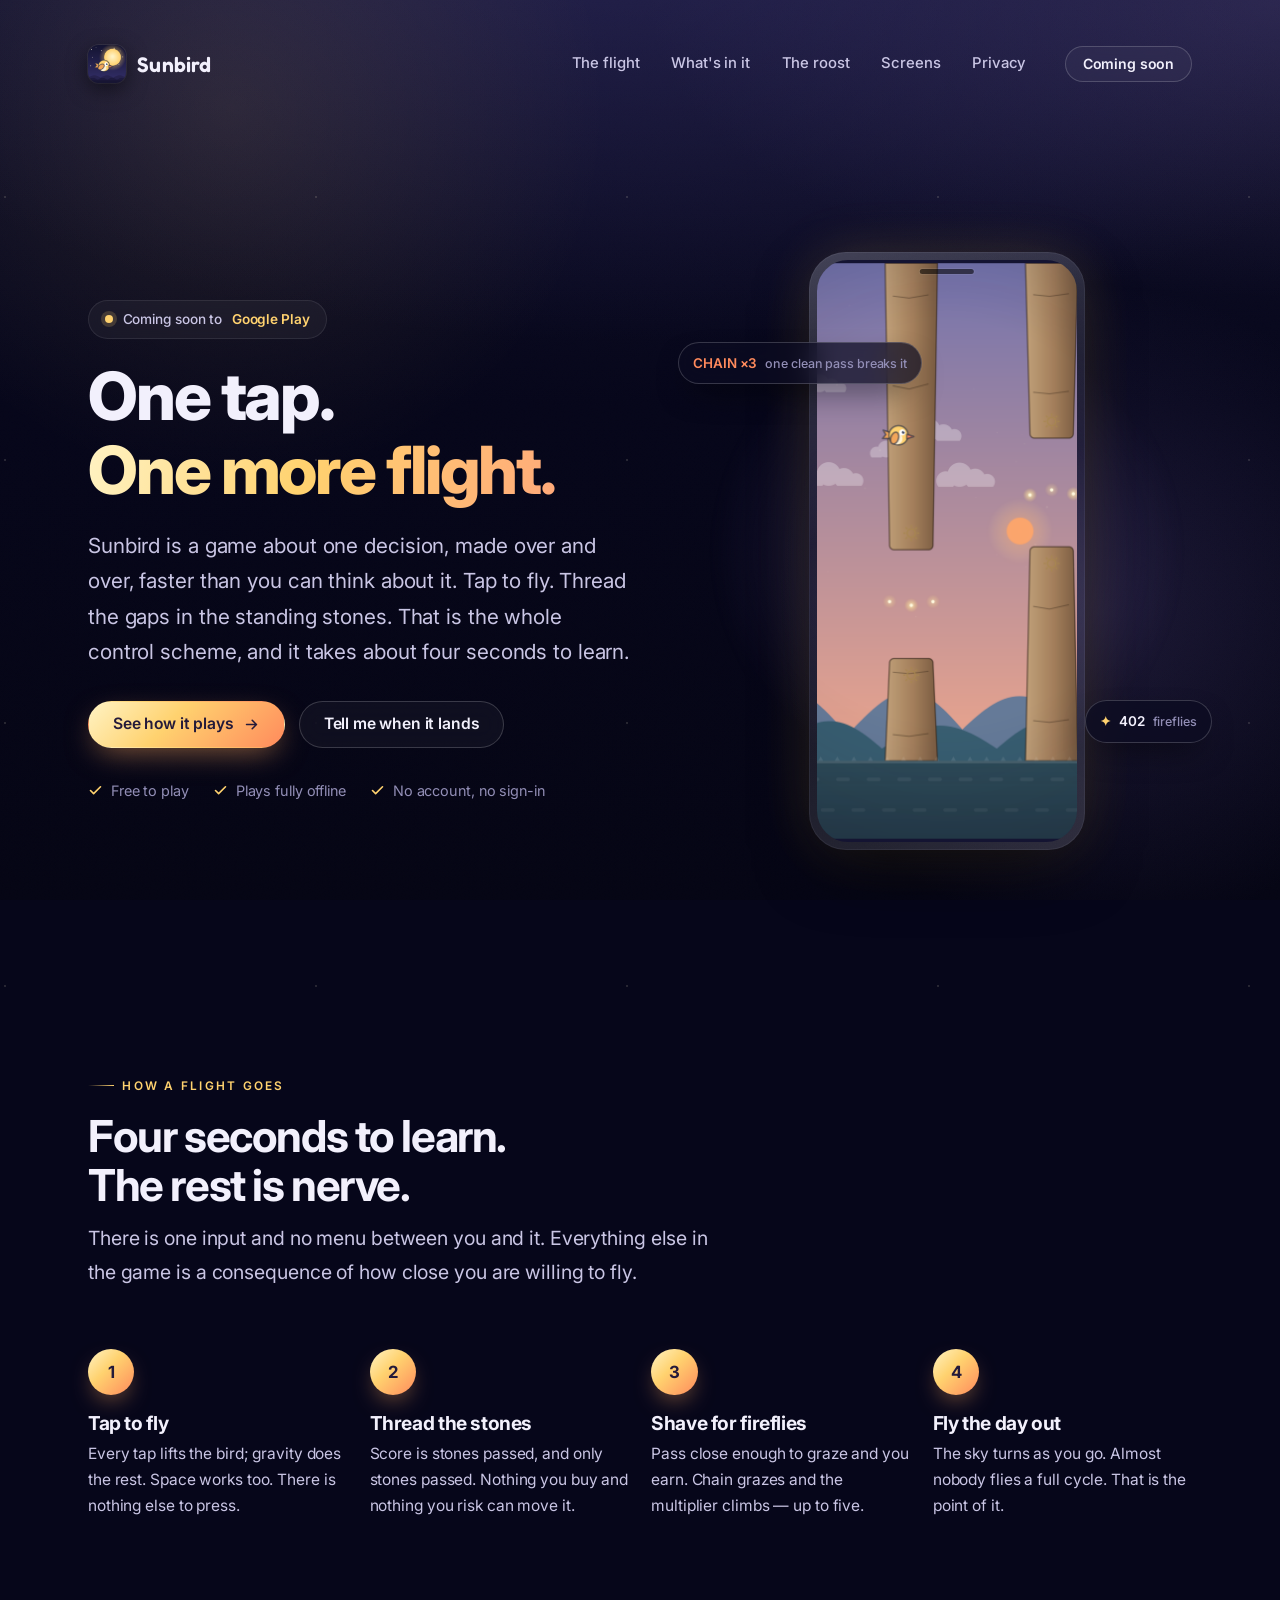
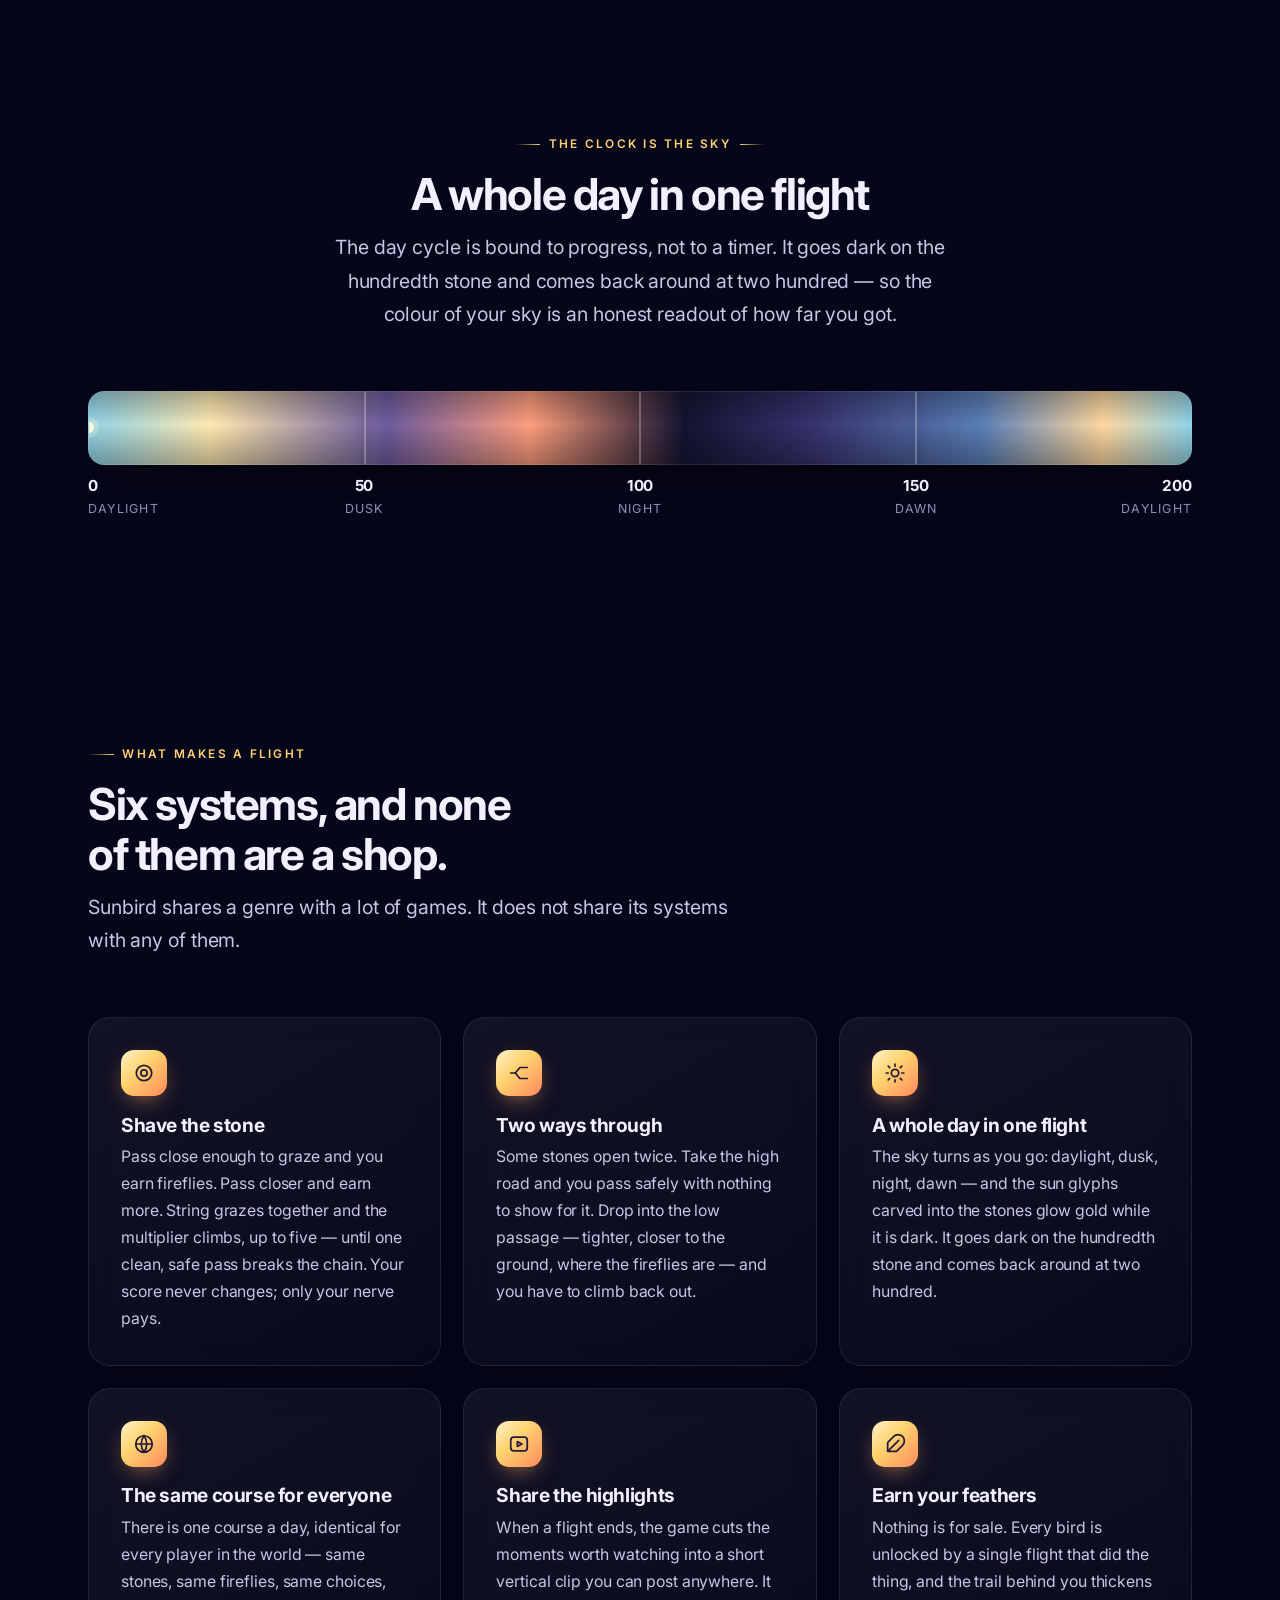
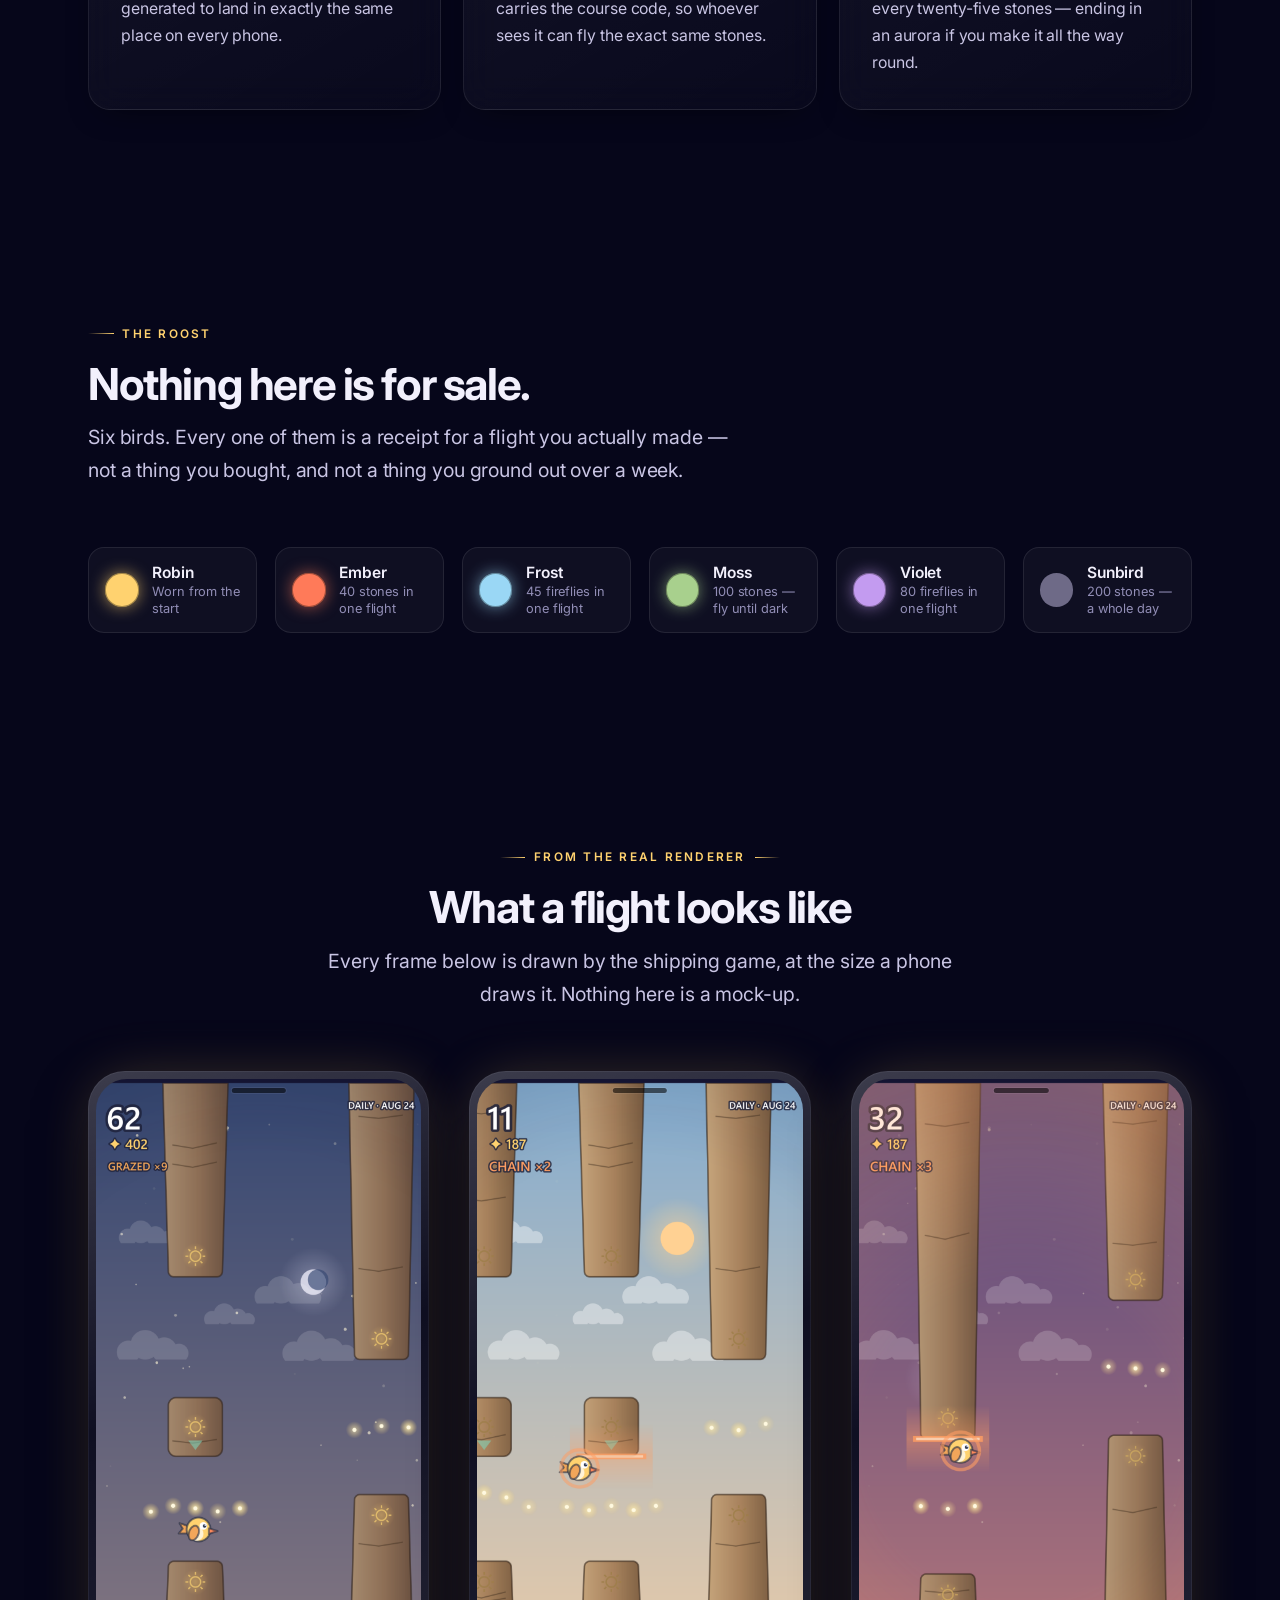
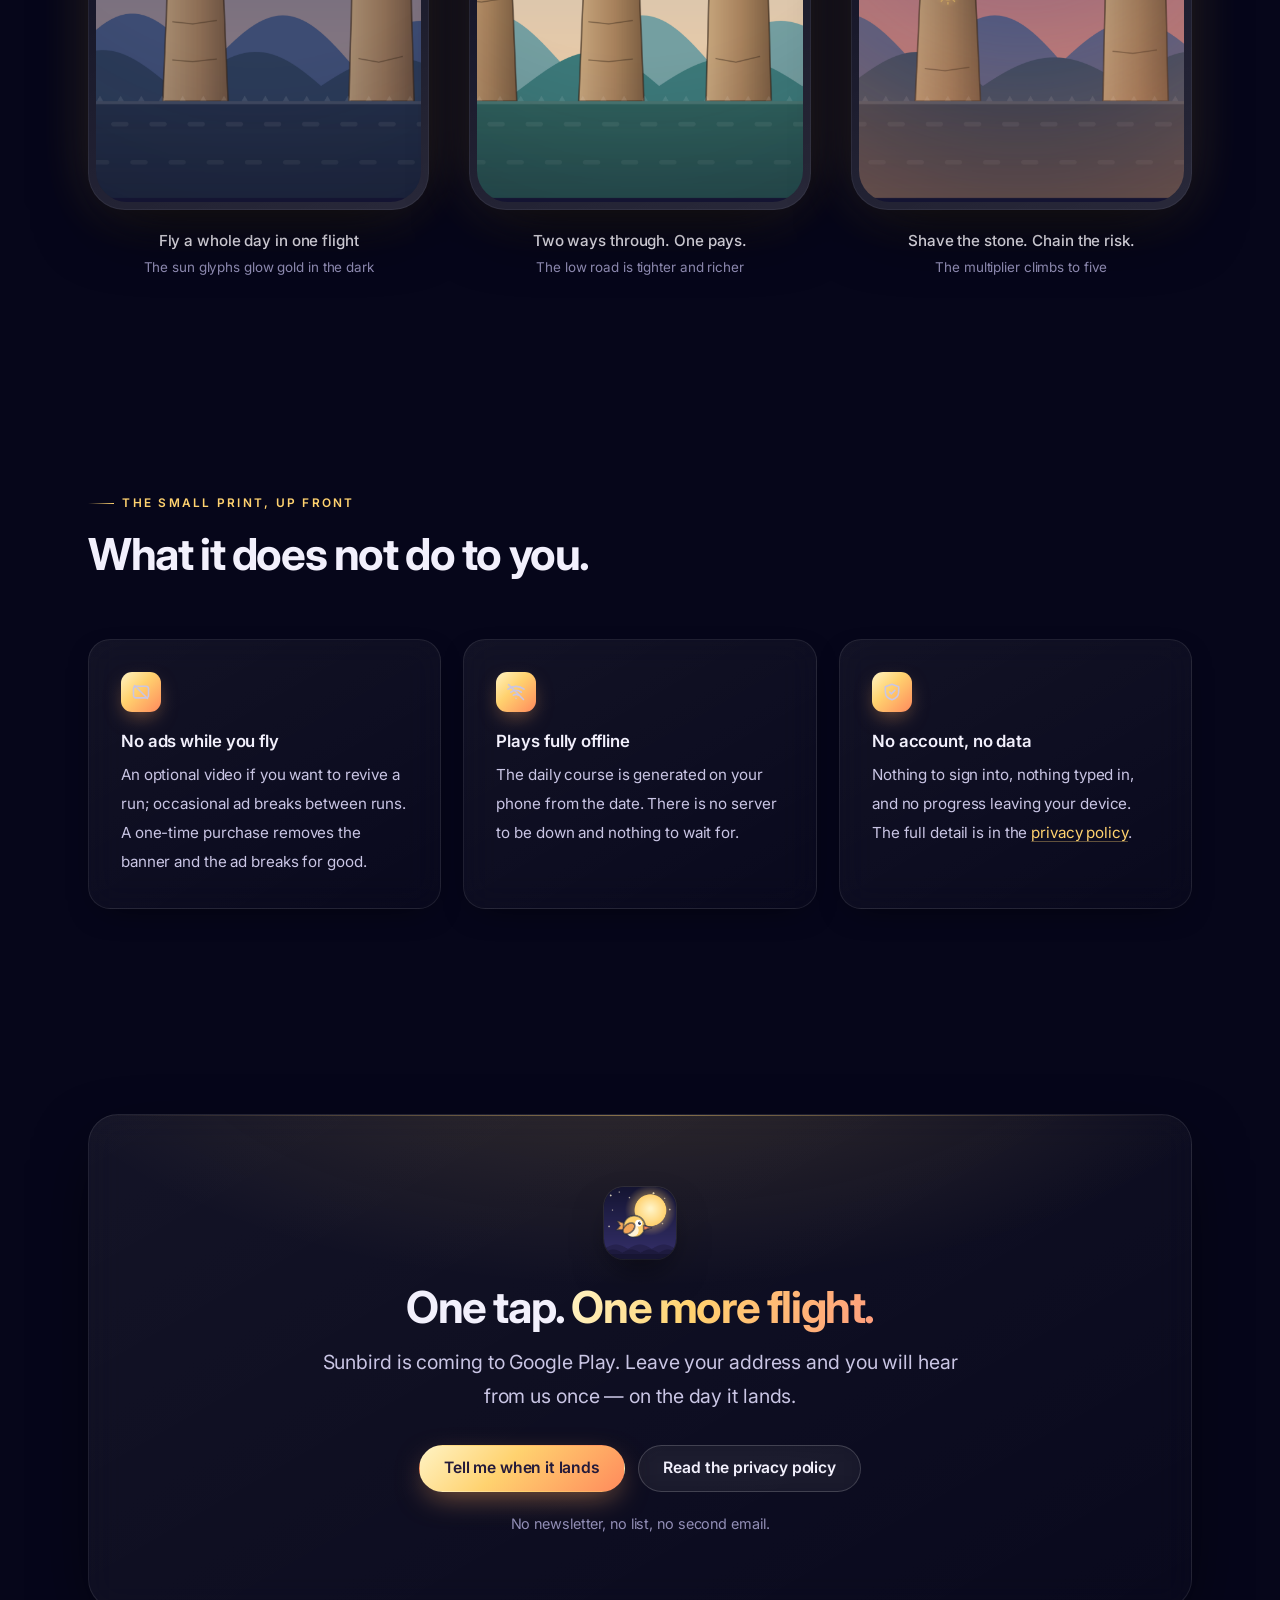
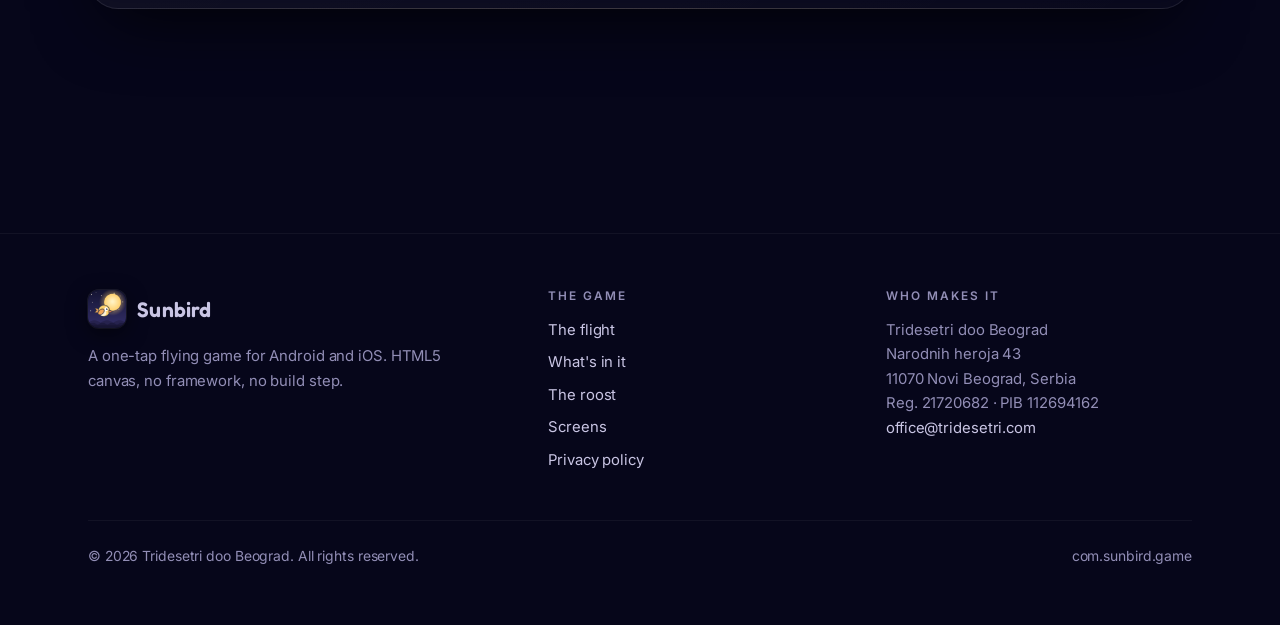
<file: index.html>
<!doctype html>
<html lang="en" class="no-js">
<head>
<meta charset="utf-8">
<meta name="viewport" content="width=device-width, initial-scale=1">

<title>Sunbird — one tap. One more flight.</title>
<meta name="description" content="Sunbird is a one-tap flying game. Shave the stones, choose your route, and fly a whole day in a single flight. One shared course a day for every player in the world.">
<meta name="theme-color" content="#06061A">
<meta name="color-scheme" content="dark">
<meta name="author" content="Tridesetri doo Beograd">
<link rel="canonical" href="https://sunbird.tridesetri.com/">

<link rel="icon" href="img/icon.svg" type="image/svg+xml">
<link rel="icon" href="img/icon-512.png" type="image/png" sizes="512x512">
<link rel="apple-touch-icon" href="img/icon-512.png">

<meta property="og:title" content="Sunbird — one tap. One more flight.">
<meta property="og:description" content="Shave the stones, choose your route, fly a whole day. One course a day, identical for everyone.">
<meta property="og:image" content="https://sunbird.tridesetri.com/img/og.png">
<meta property="og:image:width" content="1200">
<meta property="og:image:height" content="630">
<meta property="og:image:alt" content="Sunbird — a bird flying past carved standing stones at night.">
<meta property="og:url" content="https://sunbird.tridesetri.com/">
<meta property="og:type" content="website">
<meta property="og:site_name" content="Sunbird">
<meta name="twitter:card" content="summary_large_image">
<meta name="twitter:title" content="Sunbird — one tap. One more flight.">
<meta name="twitter:description" content="Shave the stones, choose your route, fly a whole day. One course a day, identical for everyone.">
<meta name="twitter:image" content="https://sunbird.tridesetri.com/img/og.png">

<link rel="preconnect" href="https://fonts.googleapis.com">
<link rel="preconnect" href="https://fonts.gstatic.com" crossorigin>
<link rel="stylesheet" href="https://fonts.googleapis.com/css2?family=Fredoka:wght@600&family=Inter:wght@400;500;600;700;800&display=swap">
<link rel="stylesheet" href="style.css?v=2">

<script>document.documentElement.classList.remove('no-js');</script>

<script type="application/ld+json">
{
  "@context": "https://schema.org",
  "@type": "VideoGame",
  "name": "Sunbird",
  "url": "https://sunbird.tridesetri.com/",
  "description": "A one-tap flying game. Shave the standing stones for fireflies, choose the high road or the low one, and try to fly a whole day in a single flight. One course a day, identical for every player in the world.",
  "image": "https://sunbird.tridesetri.com/img/og.png",
  "applicationCategory": "GameApplication",
  "genre": ["Arcade", "Casual"],
  "operatingSystem": "Android, iOS",
  "gamePlatform": "Mobile",
  "playMode": "SinglePlayer",
  "inLanguage": "en",
  "publisher": {
    "@type": "Organization",
    "name": "Tridesetri doo Beograd",
    "email": "office@tridesetri.com",
    "address": {
      "@type": "PostalAddress",
      "streetAddress": "Narodnih heroja 43",
      "addressLocality": "Novi Beograd",
      "postalCode": "11070",
      "addressCountry": "RS"
    }
  },
  "offers": {
    "@type": "Offer",
    "price": "0",
    "priceCurrency": "USD",
    "availability": "https://schema.org/PreOrder"
  }
}
</script>
</head>

<body>
<div class="sky" aria-hidden="true"></div>
<div class="grain" aria-hidden="true"></div>

<a class="skip" href="#main">Skip to content</a>

<header class="nav">
  <div class="shell nav-row">
    <a class="brand" href="/">
      <img src="img/icon-512.png" alt="" width="38" height="38">
      <b>Sunbird</b>
    </a>

    <nav aria-label="Primary">
      <ul class="nav-links" id="nav-links">
        <li><a href="#flight">The flight</a></li>
        <li><a href="#features">What's in it</a></li>
        <li><a href="#roost">The roost</a></li>
        <li><a href="#shots">Screens</a></li>
        <li><a href="privacy/">Privacy</a></li>
      </ul>
    </nav>

    <a class="btn btn--glass btn--sm nav-cta" href="#call">Coming soon</a>

    <button class="burger" type="button" aria-expanded="false" aria-controls="nav-links" aria-label="Menu">
      <svg class="bars" width="20" height="20" viewBox="0 0 24 24" fill="none" stroke="currentColor" stroke-width="2" stroke-linecap="round" aria-hidden="true"><path d="M4 7h16M4 12h16M4 17h16"/></svg>
      <svg class="x" width="20" height="20" viewBox="0 0 24 24" fill="none" stroke="currentColor" stroke-width="2" stroke-linecap="round" aria-hidden="true"><path d="M6 6l12 12M18 6L6 18"/></svg>
    </button>
  </div>
</header>

<main id="main">

  <!-- ================= hero ================= -->
  <section class="hero">
    <div class="shell hero-grid">
      <div>
        <span class="pill"><span class="dot" aria-hidden="true"></span> Coming soon to <b>Google&nbsp;Play</b></span>

        <h1>
          <span class="line">One tap.</span>
          <span class="line gradient">One more flight.</span>
        </h1>

        <p class="hero-lede">
          Sunbird is a game about one decision, made over and over, faster
          than you can think about it. Tap to fly. Thread the gaps in the
          standing stones. That is the whole control scheme, and it takes
          about four seconds to learn.
        </p>

        <div class="hero-actions">
          <a class="btn btn--sun" href="#flight">
            See how it plays
            <svg width="17" height="17" viewBox="0 0 24 24" fill="none" stroke="currentColor" stroke-width="2.2" stroke-linecap="round" stroke-linejoin="round" aria-hidden="true"><path d="M5 12h13M13 6l6 6-6 6"/></svg>
          </a>
          <a class="btn btn--glass" href="mailto:office@tridesetri.com?subject=Sunbird%20%E2%80%94%20tell%20me%20when%20it%20lands">
            Tell me when it lands
          </a>
        </div>

        <ul class="hero-facts">
          <li><svg width="15" height="15" viewBox="0 0 24 24" fill="none" stroke="currentColor" stroke-width="2.6" stroke-linecap="round" stroke-linejoin="round" aria-hidden="true"><path d="M20 6 9 17l-5-5"/></svg> Free to play</li>
          <li><svg width="15" height="15" viewBox="0 0 24 24" fill="none" stroke="currentColor" stroke-width="2.6" stroke-linecap="round" stroke-linejoin="round" aria-hidden="true"><path d="M20 6 9 17l-5-5"/></svg> Plays fully offline</li>
          <li><svg width="15" height="15" viewBox="0 0 24 24" fill="none" stroke="currentColor" stroke-width="2.6" stroke-linecap="round" stroke-linejoin="round" aria-hidden="true"><path d="M20 6 9 17l-5-5"/></svg> No account, no sign-in</li>
        </ul>
      </div>

      <div class="stage">
        <span class="chip chip--a"><span class="ember">CHAIN&nbsp;&times;3</span> <small>one clean pass breaks it</small></span>
        <div class="phone phone--float">
          <img src="img/4-title.png" width="1080" height="2340"
               alt="Sunbird at dusk: the bird slips past a hanging stone as the sun drops behind the hills."
               fetchpriority="high" decoding="async">
        </div>
        <span class="chip chip--b"><span class="spark">&#10022;</span> 402 <small>fireflies</small></span>
      </div>
    </div>
  </section>

  <!-- ================= how a flight goes ================= -->
  <section class="section" id="flight">
    <div class="shell">
      <div class="head">
        <p class="eyebrow">How a flight goes</p>
        <h2>Four seconds to learn. The rest is nerve.</h2>
        <p class="lede">
          There is one input and no menu between you and it. Everything
          else in the game is a consequence of how close you are willing
          to fly.
        </p>
      </div>

      <div class="steps">
        <div class="step reveal">
          <div class="step-n">1</div>
          <h3>Tap to fly</h3>
          <p>Every tap lifts the bird; gravity does the rest. Space works too. There is nothing else to press.</p>
        </div>
        <div class="step reveal" style="--delay:90ms">
          <div class="step-n">2</div>
          <h3>Thread the stones</h3>
          <p>Score is stones passed, and only stones passed. Nothing you buy and nothing you risk can move it.</p>
        </div>
        <div class="step reveal" style="--delay:180ms">
          <div class="step-n">3</div>
          <h3>Shave for fireflies</h3>
          <p>Pass close enough to graze and you earn. Chain grazes and the multiplier climbs — up to five.</p>
        </div>
        <div class="step reveal" style="--delay:270ms">
          <div class="step-n">4</div>
          <h3>Fly the day out</h3>
          <p>The sky turns as you go. Almost nobody flies a full cycle. That is the point of it.</p>
        </div>
      </div>
    </div>
  </section>

  <!-- ================= the day bar ================= -->
  <section class="section section--tight">
    <div class="shell">
      <div class="head head--center">
        <p class="eyebrow">The clock is the sky</p>
        <h2>A whole day in one flight</h2>
        <p class="lede">
          The day cycle is bound to progress, not to a timer. It goes dark
          on the hundredth stone and comes back around at two hundred — so
          the colour of your sky is an honest readout of how far you got.
        </p>
      </div>

      <div class="daybar reveal">
        <div class="daybar-track" role="img"
             aria-label="The sky cycle across two hundred stones: daylight at the start, dusk near fifty, night from one hundred, dawn near one hundred and fifty, and daylight again at two hundred.">
          <i style="--at:25%"></i>
          <i style="--at:50%"></i>
          <i style="--at:75%"></i>
          <span class="daybar-runner" aria-hidden="true"><span class="daybar-bird"></span></span>
        </div>
        <ol class="daybar-marks" aria-hidden="true">
          <li style="--at:0%"><b>0</b><span>Daylight</span></li>
          <li style="--at:25%"><b>50</b><span>Dusk</span></li>
          <li style="--at:50%"><b>100</b><span>Night</span></li>
          <li style="--at:75%"><b>150</b><span>Dawn</span></li>
          <li style="--at:100%"><b>200</b><span>Daylight</span></li>
        </ol>
      </div>
    </div>
  </section>

  <!-- ================= features ================= -->
  <section class="section" id="features">
    <div class="shell">
      <div class="head">
        <p class="eyebrow">What makes a flight</p>
        <h2>Six systems, and none of them are a shop.</h2>
        <p class="lede">
          Sunbird shares a genre with a lot of games. It does not share
          its systems with any of them.
        </p>
      </div>

      <div class="grid">
        <article class="card reveal">
          <span class="icon" aria-hidden="true">
            <svg width="22" height="22" viewBox="0 0 24 24" fill="none" stroke="currentColor" stroke-width="1.9" stroke-linecap="round"><circle cx="12" cy="12" r="8.4"/><circle cx="12" cy="12" r="3.4"/></svg>
          </span>
          <h3>Shave the stone</h3>
          <p>Pass close enough to graze and you earn fireflies. Pass closer and earn more. String grazes together and the multiplier climbs, up to five — until one clean, safe pass breaks the chain. Your score never changes; only your nerve pays.</p>
        </article>

        <article class="card reveal" style="--delay:80ms">
          <span class="icon" aria-hidden="true">
            <svg width="22" height="22" viewBox="0 0 24 24" fill="none" stroke="currentColor" stroke-width="1.9" stroke-linecap="round" stroke-linejoin="round"><path d="M3 12h5"/><path d="M8 12l5-6h8"/><path d="M8 12l5 6h8"/></svg>
          </span>
          <h3>Two ways through</h3>
          <p>Some stones open twice. Take the high road and you pass safely with nothing to show for it. Drop into the low passage — tighter, closer to the ground, where the fireflies are — and you have to climb back out.</p>
        </article>

        <article class="card reveal" style="--delay:160ms">
          <span class="icon" aria-hidden="true">
            <svg width="22" height="22" viewBox="0 0 24 24" fill="none" stroke="currentColor" stroke-width="1.9" stroke-linecap="round"><circle cx="12" cy="12" r="4"/><path d="M12 2.4v2.2M12 19.4v2.2M4.6 4.6l1.6 1.6M17.8 17.8l1.6 1.6M2.4 12h2.2M19.4 12h2.2M4.6 19.4l1.6-1.6M17.8 6.2l1.6-1.6"/></svg>
          </span>
          <h3>A whole day in one flight</h3>
          <p>The sky turns as you go: daylight, dusk, night, dawn — and the sun glyphs carved into the stones glow gold while it is dark. It goes dark on the hundredth stone and comes back around at two hundred.</p>
        </article>

        <article class="card reveal">
          <span class="icon" aria-hidden="true">
            <svg width="22" height="22" viewBox="0 0 24 24" fill="none" stroke="currentColor" stroke-width="1.9" stroke-linecap="round"><circle cx="12" cy="12" r="9"/><path d="M3 12h18"/><path d="M12 3a15 15 0 0 1 0 18 15 15 0 0 1 0-18Z"/></svg>
          </span>
          <h3>The same course for everyone</h3>
          <p>There is one course a day, identical for every player in the world — same stones, same fireflies, same choices, generated to land in exactly the same place on every phone.</p>
        </article>

        <article class="card reveal" style="--delay:80ms">
          <span class="icon" aria-hidden="true">
            <svg width="22" height="22" viewBox="0 0 24 24" fill="none" stroke="currentColor" stroke-width="1.9" stroke-linecap="round" stroke-linejoin="round"><rect x="3" y="4.5" width="18" height="15" rx="3.4"/><path d="M10.2 9.4l5 2.6-5 2.6z"/></svg>
          </span>
          <h3>Share the highlights</h3>
          <p>When a flight ends, the game cuts the moments worth watching into a short vertical clip you can post anywhere. It carries the course code, so whoever sees it can fly the exact same stones.</p>
        </article>

        <article class="card reveal" style="--delay:160ms">
          <span class="icon" aria-hidden="true">
            <svg width="22" height="22" viewBox="0 0 24 24" fill="none" stroke="currentColor" stroke-width="1.9" stroke-linecap="round" stroke-linejoin="round"><path d="M20.2 3.8a6.8 6.8 0 0 0-9.6 0L4 10.4V20h9.6l6.6-6.6a6.8 6.8 0 0 0 0-9.6Z"/><path d="M16 8 4.6 19.4"/></svg>
          </span>
          <h3>Earn your feathers</h3>
          <p>Nothing is for sale. Every bird is unlocked by a single flight that did the thing, and the trail behind you thickens every twenty-five stones — ending in an aurora if you make it all the way round.</p>
        </article>
      </div>
    </div>
  </section>

  <!-- ================= the roost ================= -->
  <section class="section section--tight" id="roost">
    <div class="shell">
      <div class="head">
        <p class="eyebrow">The roost</p>
        <h2>Nothing here is for sale.</h2>
        <p class="lede">
          Six birds. Every one of them is a receipt for a flight you
          actually made — not a thing you bought, and not a thing you
          ground out over a week.
        </p>
      </div>

      <ul class="roost reveal">
        <li class="bird" style="--body:#FFD26F">
          <span class="egg" aria-hidden="true"></span>
          <span><b>Robin</b><span>Worn from the start</span></span>
        </li>
        <li class="bird" style="--body:#FF7A59">
          <span class="egg" aria-hidden="true"></span>
          <span><b>Ember</b><span>40 stones in one flight</span></span>
        </li>
        <li class="bird" style="--body:#9AD7F5">
          <span class="egg" aria-hidden="true"></span>
          <span><b>Frost</b><span>45 fireflies in one flight</span></span>
        </li>
        <li class="bird" style="--body:#A8D08D">
          <span class="egg" aria-hidden="true"></span>
          <span><b>Moss</b><span>100 stones — fly until dark</span></span>
        </li>
        <li class="bird" style="--body:#C39BF0">
          <span class="egg" aria-hidden="true"></span>
          <span><b>Violet</b><span>80 fireflies in one flight</span></span>
        </li>
        <li class="bird bird--locked">
          <span class="egg" aria-hidden="true"></span>
          <span><b>Sunbird</b><span>200 stones — a whole day</span></span>
        </li>
      </ul>
    </div>
  </section>

  <!-- ================= screens ================= -->
  <section class="section" id="shots">
    <div class="shell">
      <div class="head head--center">
        <p class="eyebrow">From the real renderer</p>
        <h2>What a flight looks like</h2>
        <p class="lede">
          Every frame below is drawn by the shipping game, at the size a
          phone draws it. Nothing here is a mock-up.
        </p>
      </div>

      <div class="shots">
        <figure class="shot reveal">
          <div class="phone">
            <img src="img/1-night-canyon.png" width="1080" height="2340" loading="lazy" decoding="async"
                 alt="Night: sixty-two stones passed, four hundred and two fireflies, a nine-graze chain, and the carved sun glyphs glowing gold under a crescent moon.">
          </div>
          <figcaption>Fly a whole day in one flight<small>The sun glyphs glow gold in the dark</small></figcaption>
        </figure>

        <figure class="shot reveal" style="--delay:120ms">
          <div class="phone">
            <img src="img/2-fork-choice.png" width="1080" height="2340" loading="lazy" decoding="async"
                 alt="Daylight: a stone that opens twice, the low passage marked with an arrow and strung with fireflies.">
          </div>
          <figcaption>Two ways through. One pays.<small>The low road is tighter and richer</small></figcaption>
        </figure>

        <figure class="shot reveal" style="--delay:240ms">
          <div class="phone">
            <img src="img/3-graze-dusk.png" width="1080" height="2340" loading="lazy" decoding="async"
                 alt="Dusk: the bird grazes the tip of a hanging stone, the graze ring flaring and the chain reading three.">
          </div>
          <figcaption>Shave the stone. Chain the risk.<small>The multiplier climbs to five</small></figcaption>
        </figure>
      </div>
    </div>
  </section>

  <!-- ================= promises ================= -->
  <section class="section section--tight">
    <div class="shell">
      <div class="head">
        <p class="eyebrow">The small print, up front</p>
        <h2>What it does not do to you.</h2>
      </div>

      <ul class="promises">
        <li class="card promise reveal">
          <span class="icon" aria-hidden="true">
            <svg width="20" height="20" viewBox="0 0 24 24" fill="none" stroke="currentColor" stroke-width="1.9" stroke-linecap="round"><rect x="3" y="5" width="18" height="14" rx="3.2"/><path d="M4.2 4.2 19.8 19.8"/></svg>
          </span>
          <b>No ads while you fly</b>
          <span>An optional video if you want to revive a run; occasional ad breaks between runs. A one-time purchase removes the banner and the ad breaks for good.</span>
        </li>
        <li class="card promise reveal" style="--delay:90ms">
          <span class="icon" aria-hidden="true">
            <svg width="20" height="20" viewBox="0 0 24 24" fill="none" stroke="currentColor" stroke-width="1.9" stroke-linecap="round"><path d="M2.4 8.6a15.4 15.4 0 0 1 19.2 0"/><path d="M5.6 12.3a10.6 10.6 0 0 1 12.8 0"/><path d="M8.8 15.9a5.8 5.8 0 0 1 6.4 0"/><path d="M12 19.6h.01"/><path d="M3 3l18 18"/></svg>
          </span>
          <b>Plays fully offline</b>
          <span>The daily course is generated on your phone from the date. There is no server to be down and nothing to wait for.</span>
        </li>
        <li class="card promise reveal" style="--delay:180ms">
          <span class="icon" aria-hidden="true">
            <svg width="20" height="20" viewBox="0 0 24 24" fill="none" stroke="currentColor" stroke-width="1.9" stroke-linecap="round" stroke-linejoin="round"><path d="M12 2.8 20 5.8v6c0 5-3.6 8.4-8 9.4-4.4-1-8-4.4-8-9.4v-6Z"/><path d="m9 12 2.2 2.2L15.4 10"/></svg>
          </span>
          <b>No account, no data</b>
          <span>Nothing to sign into, nothing typed in, and no progress leaving your device. The full detail is in the <a href="privacy/">privacy policy</a>.</span>
        </li>
      </ul>
    </div>
  </section>

  <!-- ================= call ================= -->
  <section class="section" id="call">
    <div class="shell">
      <div class="call reveal">
        <img class="call-mark" src="img/icon-512.png" alt="" width="72" height="72" loading="lazy">
        <h2>One tap. <span class="gradient">One more flight.</span></h2>
        <p class="lede">
          Sunbird is coming to Google Play. Leave your address and you
          will hear from us once — on the day it lands.
        </p>
        <div class="hero-actions">
          <a class="btn btn--sun" href="mailto:office@tridesetri.com?subject=Sunbird%20%E2%80%94%20tell%20me%20when%20it%20lands">
            Tell me when it lands
          </a>
          <a class="btn btn--glass" href="privacy/">Read the privacy policy</a>
        </div>
        <p class="call-note">No newsletter, no list, no second email.</p>
      </div>
    </div>
  </section>

</main>

<footer class="foot">
  <div class="shell">
    <div class="foot-grid">
      <div>
        <a class="brand" href="/">
          <img src="img/icon-512.png" alt="" width="38" height="38" loading="lazy">
          <b>Sunbird</b>
        </a>
        <p class="foot-lede">
          A one-tap flying game for Android and iOS. HTML5 canvas, no
          framework, no build step.
        </p>
      </div>

      <div>
        <h4>The game</h4>
        <ul>
          <li><a href="#flight">The flight</a></li>
          <li><a href="#features">What's in it</a></li>
          <li><a href="#roost">The roost</a></li>
          <li><a href="#shots">Screens</a></li>
          <li><a href="privacy/">Privacy policy</a></li>
        </ul>
      </div>

      <div>
        <h4>Who makes it</h4>
        <address>
          Tridesetri doo Beograd<br>
          Narodnih heroja 43<br>
          11070 Novi Beograd, Serbia<br>
          Reg. 21720682 &middot; PIB 112694162<br>
          <a href="mailto:office@tridesetri.com">office@tridesetri.com</a>
        </address>
      </div>
    </div>

    <div class="foot-base">
      <p>&copy; 2026 Tridesetri doo Beograd. All rights reserved.</p>
      <p>com.sunbird.game</p>
    </div>
  </div>
</footer>

<script src="site.js" defer></script>
</body>
</html>
</file>
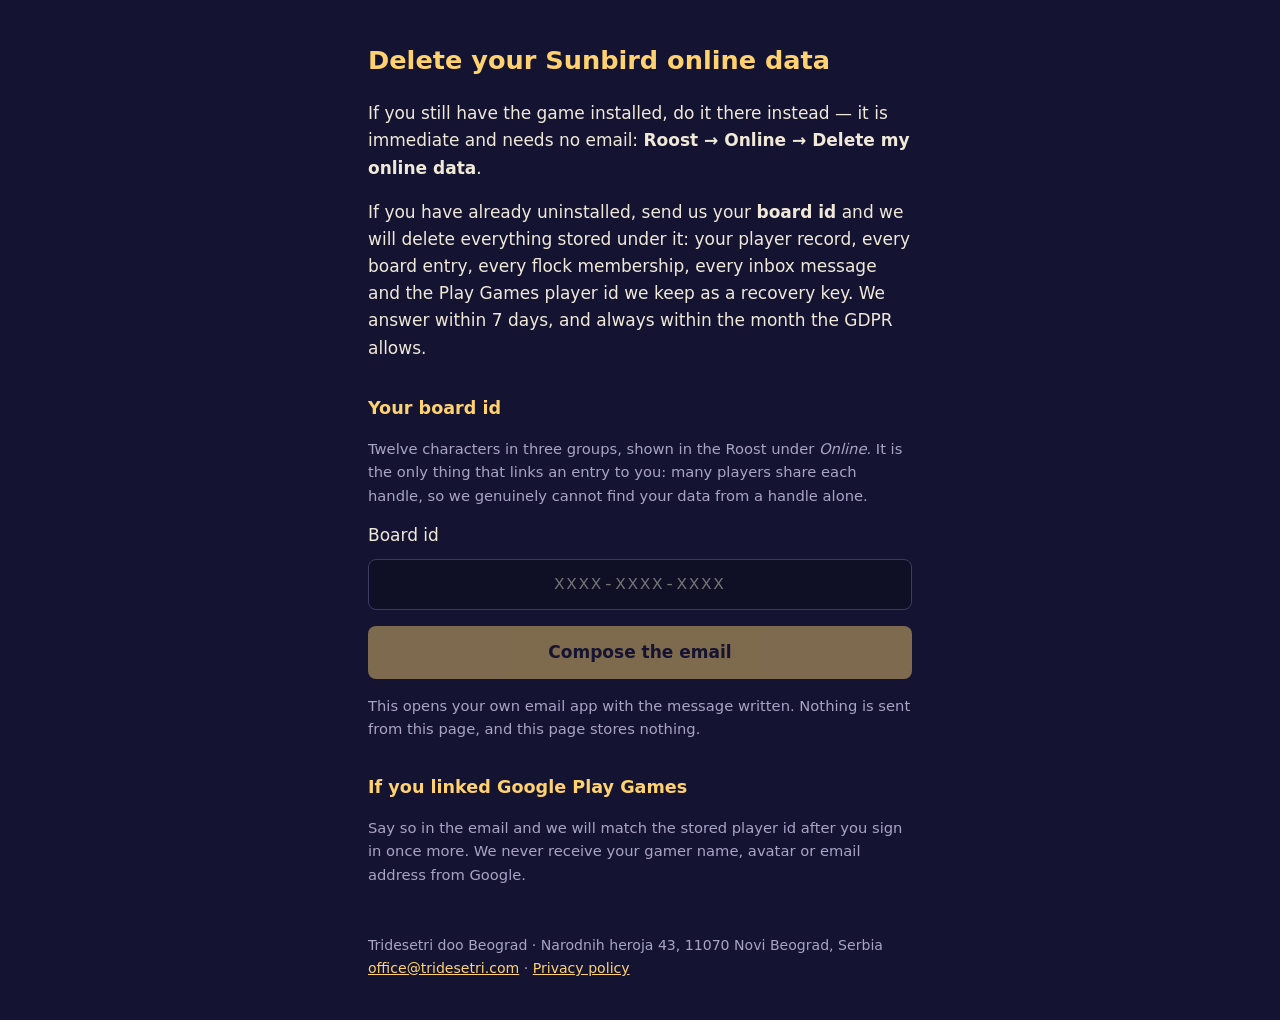
<file: delete/index.html>
<!DOCTYPE html>
<html lang="en">
<head>
<meta charset="utf-8">
<meta name="viewport" content="width=device-width, initial-scale=1">
<title>Delete your Sunbird online data</title>
<meta name="robots" content="noindex">
<!-- This page collects nothing. It composes an email in the visitor's own
     client and sends nothing anywhere itself, which is why it needs no
     cookie banner, no analytics and no privacy notice of its own: there
     is no form post, no script that phones home, and no third party. -->
<style>
  :root { color-scheme: dark; }
  body {
    margin: 0; padding: 2.5rem 1.25rem; background: #141432; color: #F1E9D8;
    font: 17px/1.6 system-ui, -apple-system, "Segoe UI", Roboto, sans-serif;
  }
  main { max-width: 34rem; margin: 0 auto; }
  h1 { font-size: 1.6rem; margin: 0 0 1.2rem; color: #FFD26F; }
  h2 { font-size: 1.1rem; margin: 2rem 0 .6rem; color: #FFD26F; }
  code, .code {
    font-family: ui-monospace, SFMono-Regular, Menlo, Consolas, monospace;
    background: rgba(255, 210, 111, .12); padding: .1em .4em; border-radius: .3em;
  }
  input {
    width: 100%; box-sizing: border-box; margin: .6rem 0 1rem; padding: .7rem .8rem;
    font: inherit; font-family: ui-monospace, SFMono-Regular, Menlo, Consolas, monospace;
    letter-spacing: .12em; text-transform: uppercase; text-align: center;
    background: #0F0F26; color: #F1E9D8; border: 1px solid #3A3A63; border-radius: .5rem;
  }
  a.btn {
    display: block; text-align: center; padding: .8rem 1rem; border-radius: .5rem;
    background: #FFD26F; color: #141432; font-weight: 600; text-decoration: none;
  }
  a.btn[aria-disabled="true"] { opacity: .45; pointer-events: none; }
  p.small { color: #A9A3C4; font-size: .92rem; }
  footer { margin-top: 3rem; color: #A9A3C4; font-size: .88rem; }
  a { color: #FFD26F; }
</style>
</head>
<body>
<main>
  <h1>Delete your Sunbird online data</h1>

  <p>If you still have the game installed, do it there instead — it is
  immediate and needs no email: <strong>Roost → Online → Delete my
  online data</strong>.</p>

  <p>If you have already uninstalled, send us your <strong>board
  id</strong> and we will delete everything stored under it: your player
  record, every board entry, every flock membership, every inbox message
  and the Play Games player id we keep as a recovery key. We answer
  within 7 days, and always within the month the GDPR allows.</p>

  <h2>Your board id</h2>
  <p class="small">Twelve characters in three groups, shown in the Roost
  under <em>Online</em>. It is the only thing that links an entry to you:
  many players share each handle, so we genuinely cannot find your data
  from a handle alone.</p>

  <label for="board" class="small">Board id</label>
  <input id="board" inputmode="latin" autocomplete="off" autocapitalize="characters"
         spellcheck="false" maxlength="14" placeholder="XXXX-XXXX-XXXX"
         aria-describedby="hint">
  <a id="send" class="btn" aria-disabled="true" href="#">Compose the email</a>
  <p id="hint" class="small">This opens your own email app with the
  message written. Nothing is sent from this page, and this page stores
  nothing.</p>

  <h2>If you linked Google Play Games</h2>
  <p class="small">Say so in the email and we will match the stored
  player id after you sign in once more. We never receive your gamer
  name, avatar or email address from Google.</p>

  <footer>
    Tridesetri doo Beograd · Narodnih heroja 43, 11070 Novi Beograd, Serbia<br>
    <a href="mailto:office@tridesetri.com">office@tridesetri.com</a> ·
    <a href="/privacy/">Privacy policy</a>
  </footer>
</main>
<script>
  /* Progressive enhancement only: with scripting off, the footer's
     mailto link is still a working route and the address is on screen. */
  (function () {
    var input = document.getElementById('board');
    var send = document.getElementById('send');
    function refresh() {
      var id = input.value.trim().toUpperCase().replace(/[^0-9A-Z]/g, '');
      var ok = id.length >= 8;
      send.setAttribute('aria-disabled', ok ? 'false' : 'true');
      if (!ok) { send.removeAttribute('href'); return; }
      var body = 'Please delete the Sunbird online data stored under this board id.'
        + '\n\nBoard id: ' + id
        + '\nLinked Google Play Games: (yes / no / not sure)'
        + '\n\nThank you.';
      send.href = 'mailto:office@tridesetri.com'
        + '?subject=' + encodeURIComponent('Sunbird: delete my online data')
        + '&body=' + encodeURIComponent(body);
    }
    input.addEventListener('input', refresh);
    refresh();
  })();
</script>
</body>
</html>
</file>
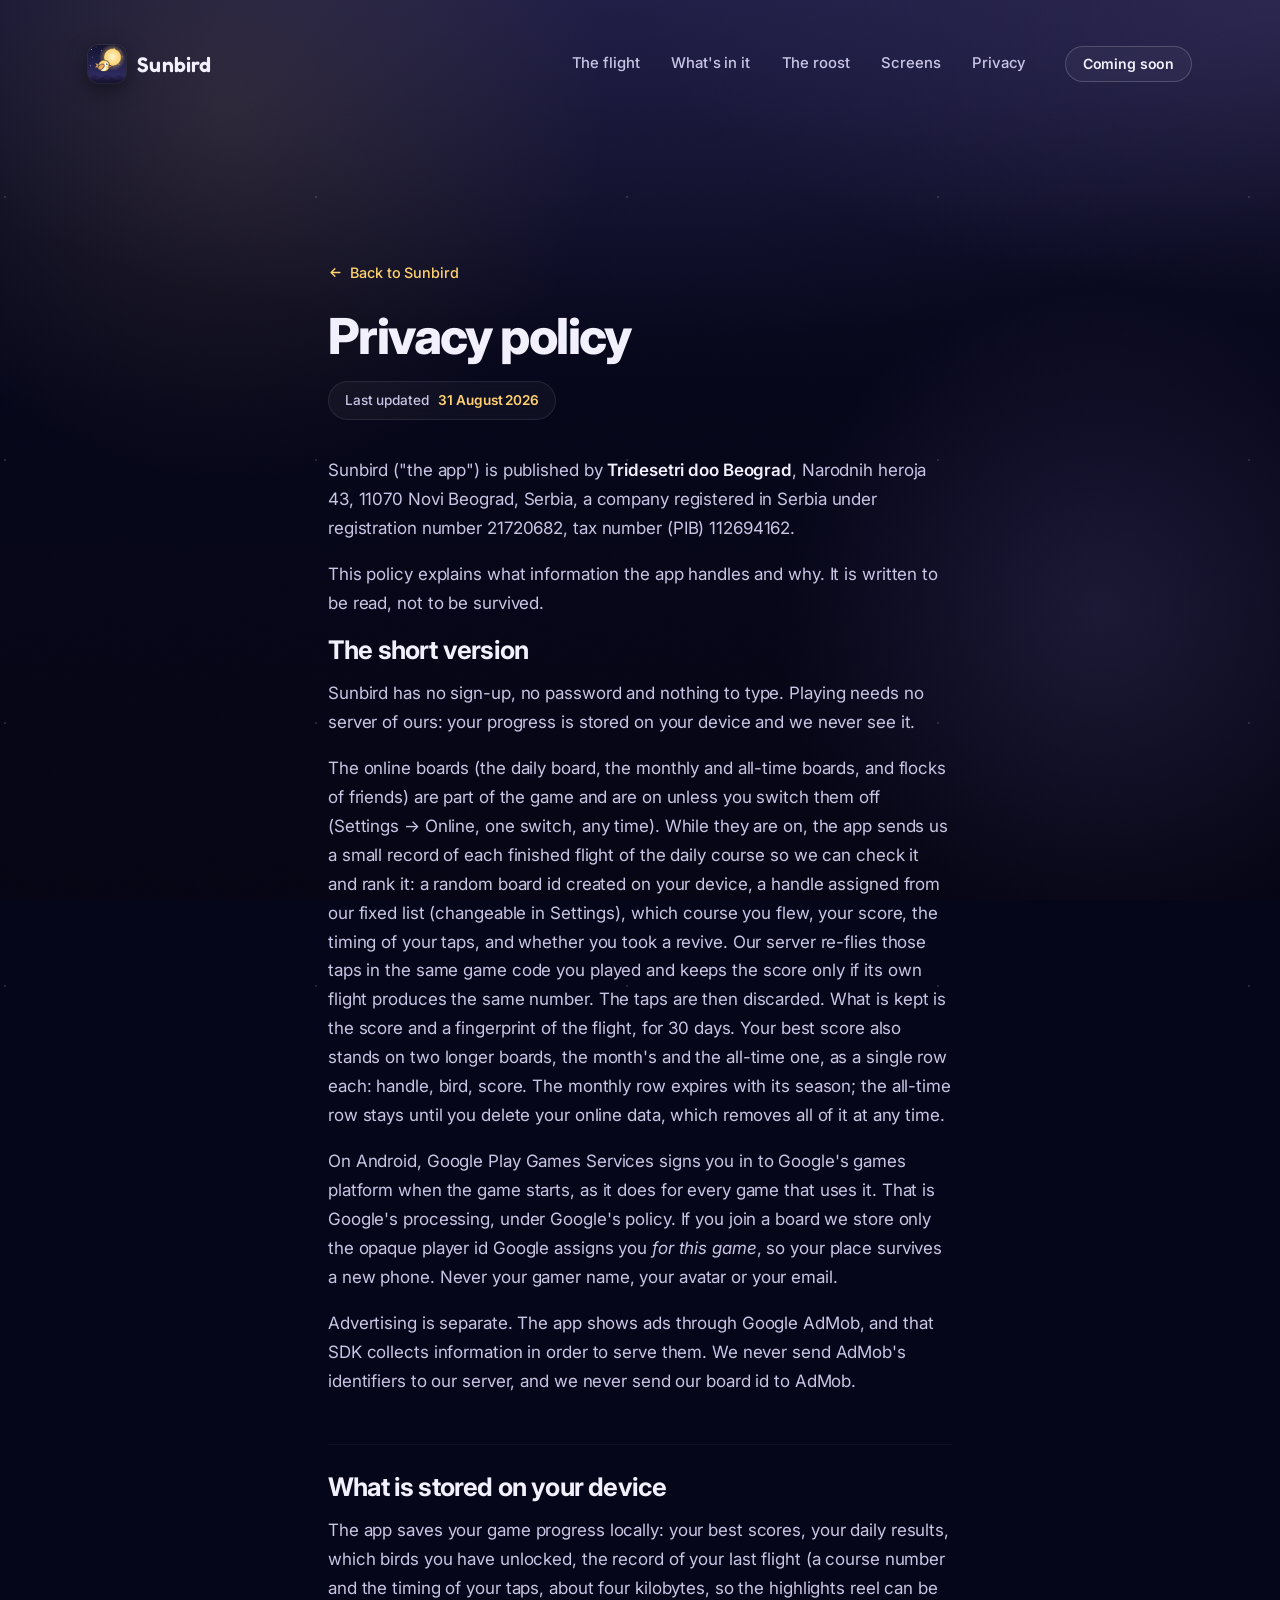
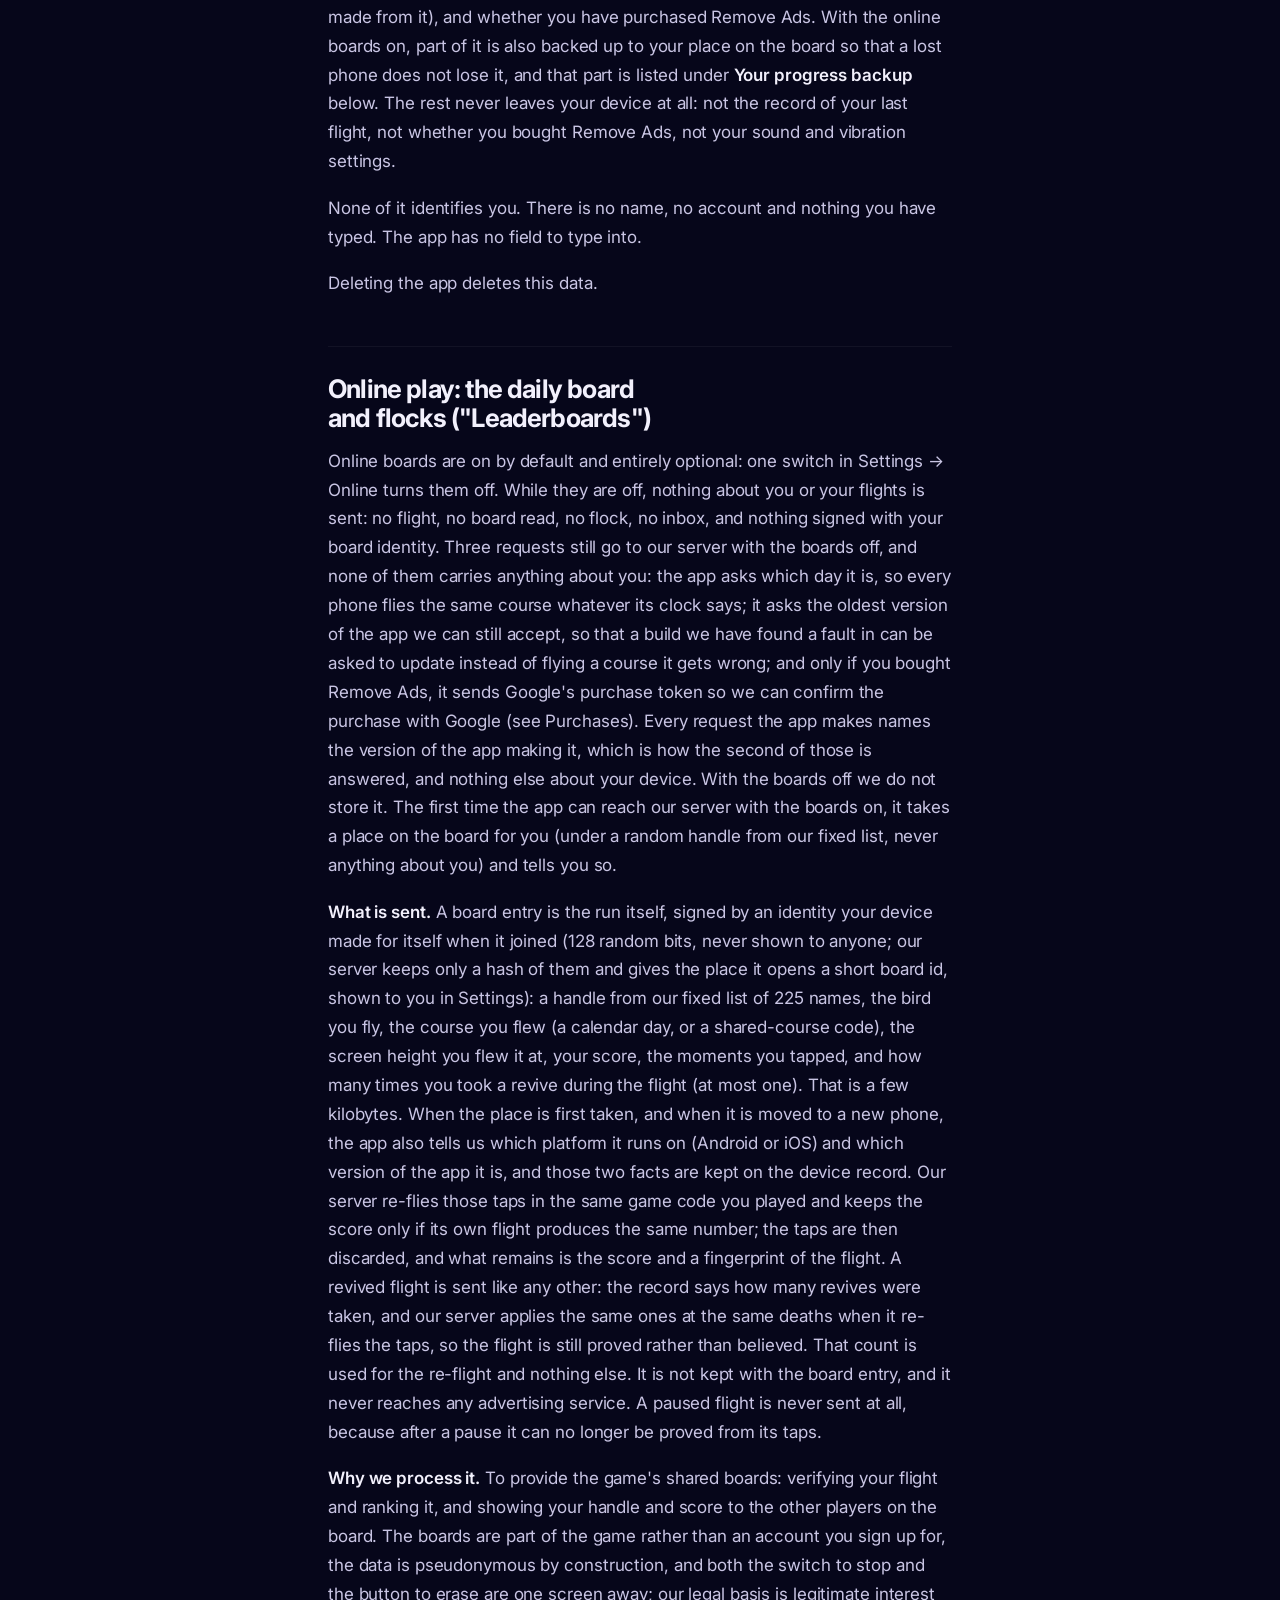
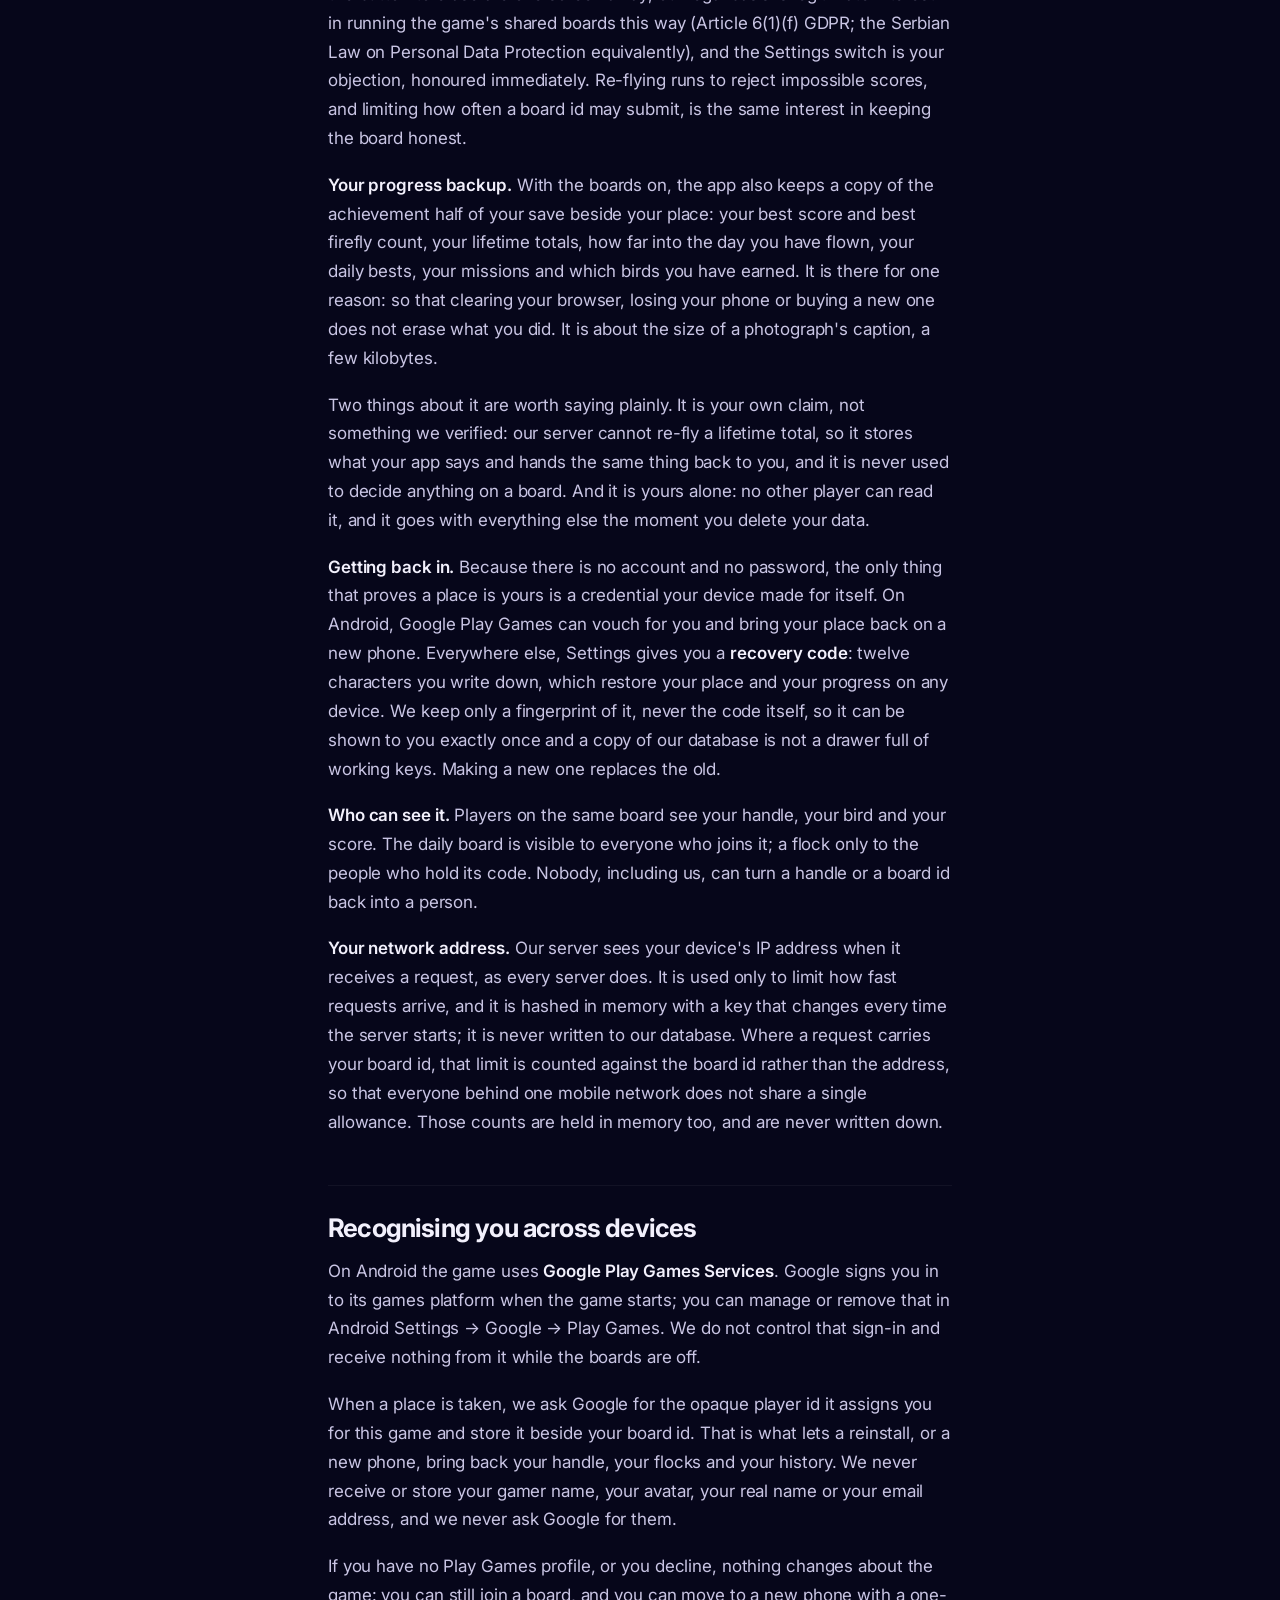
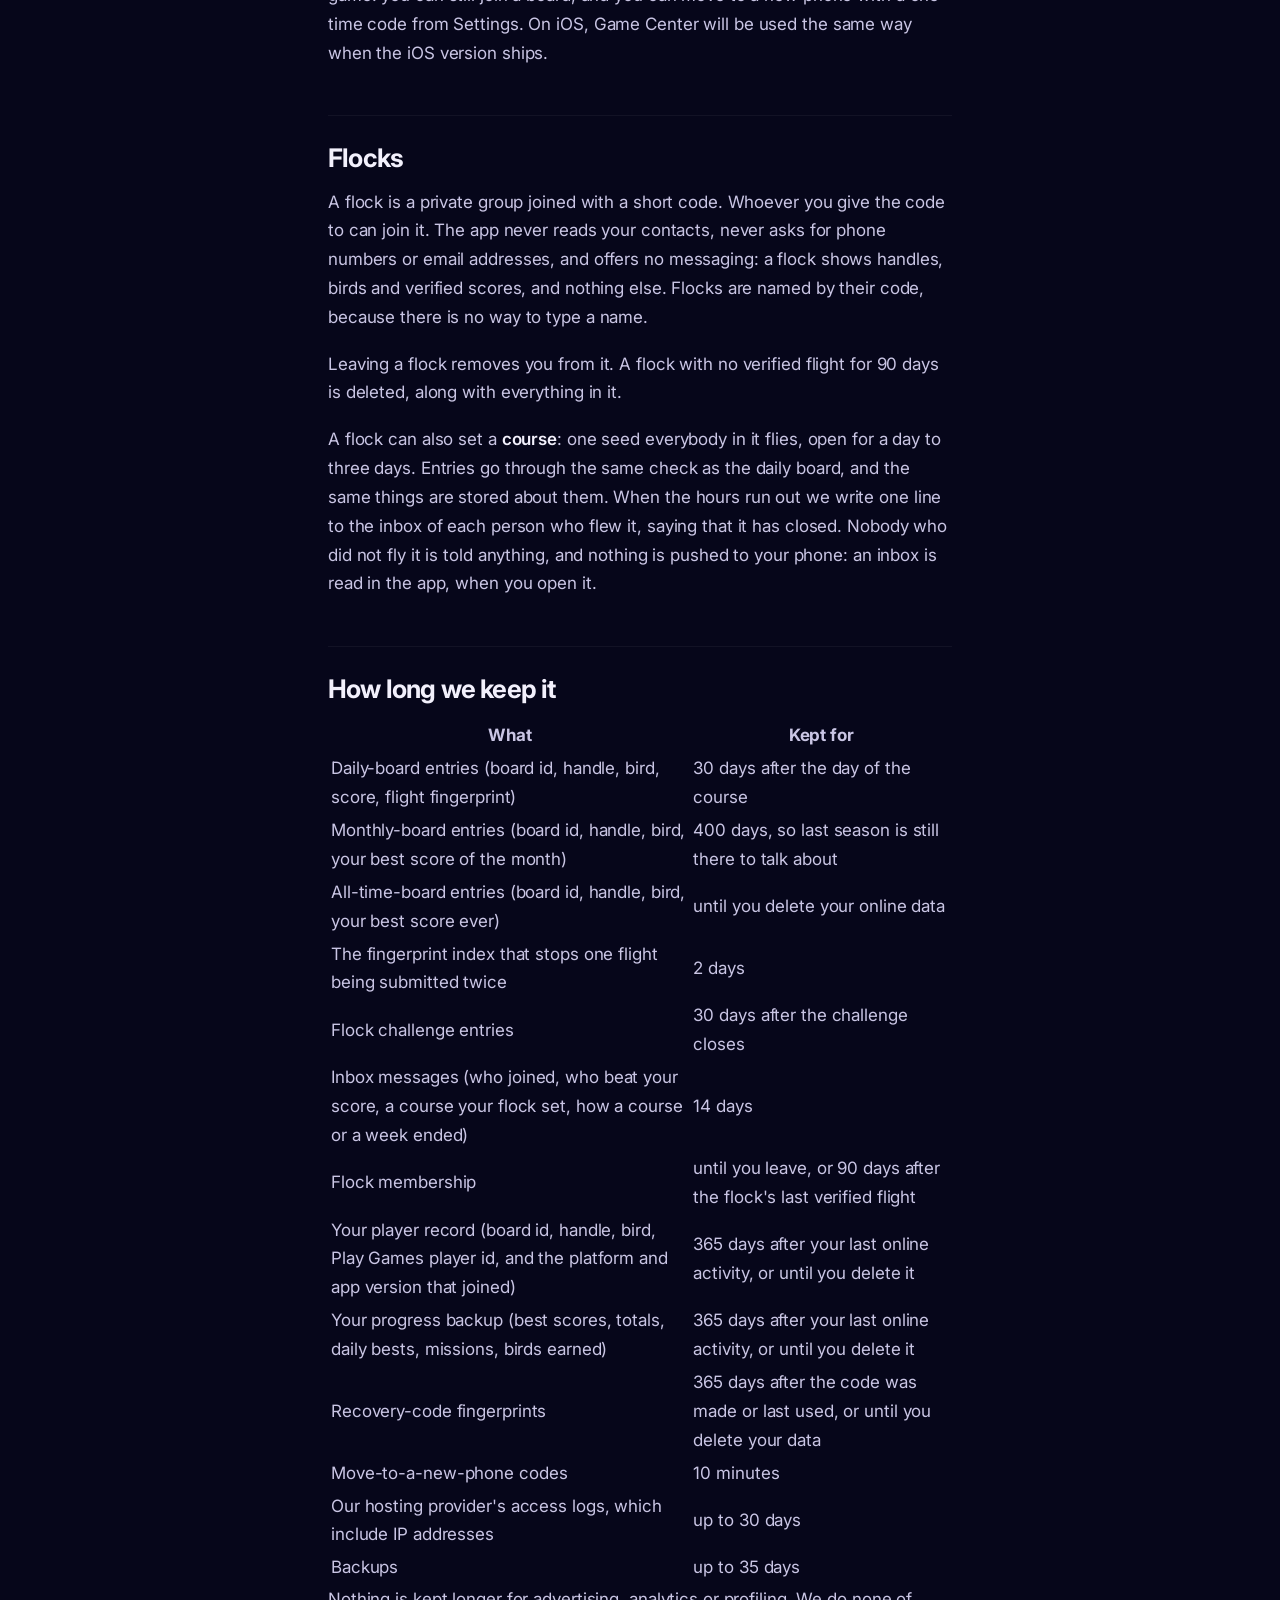
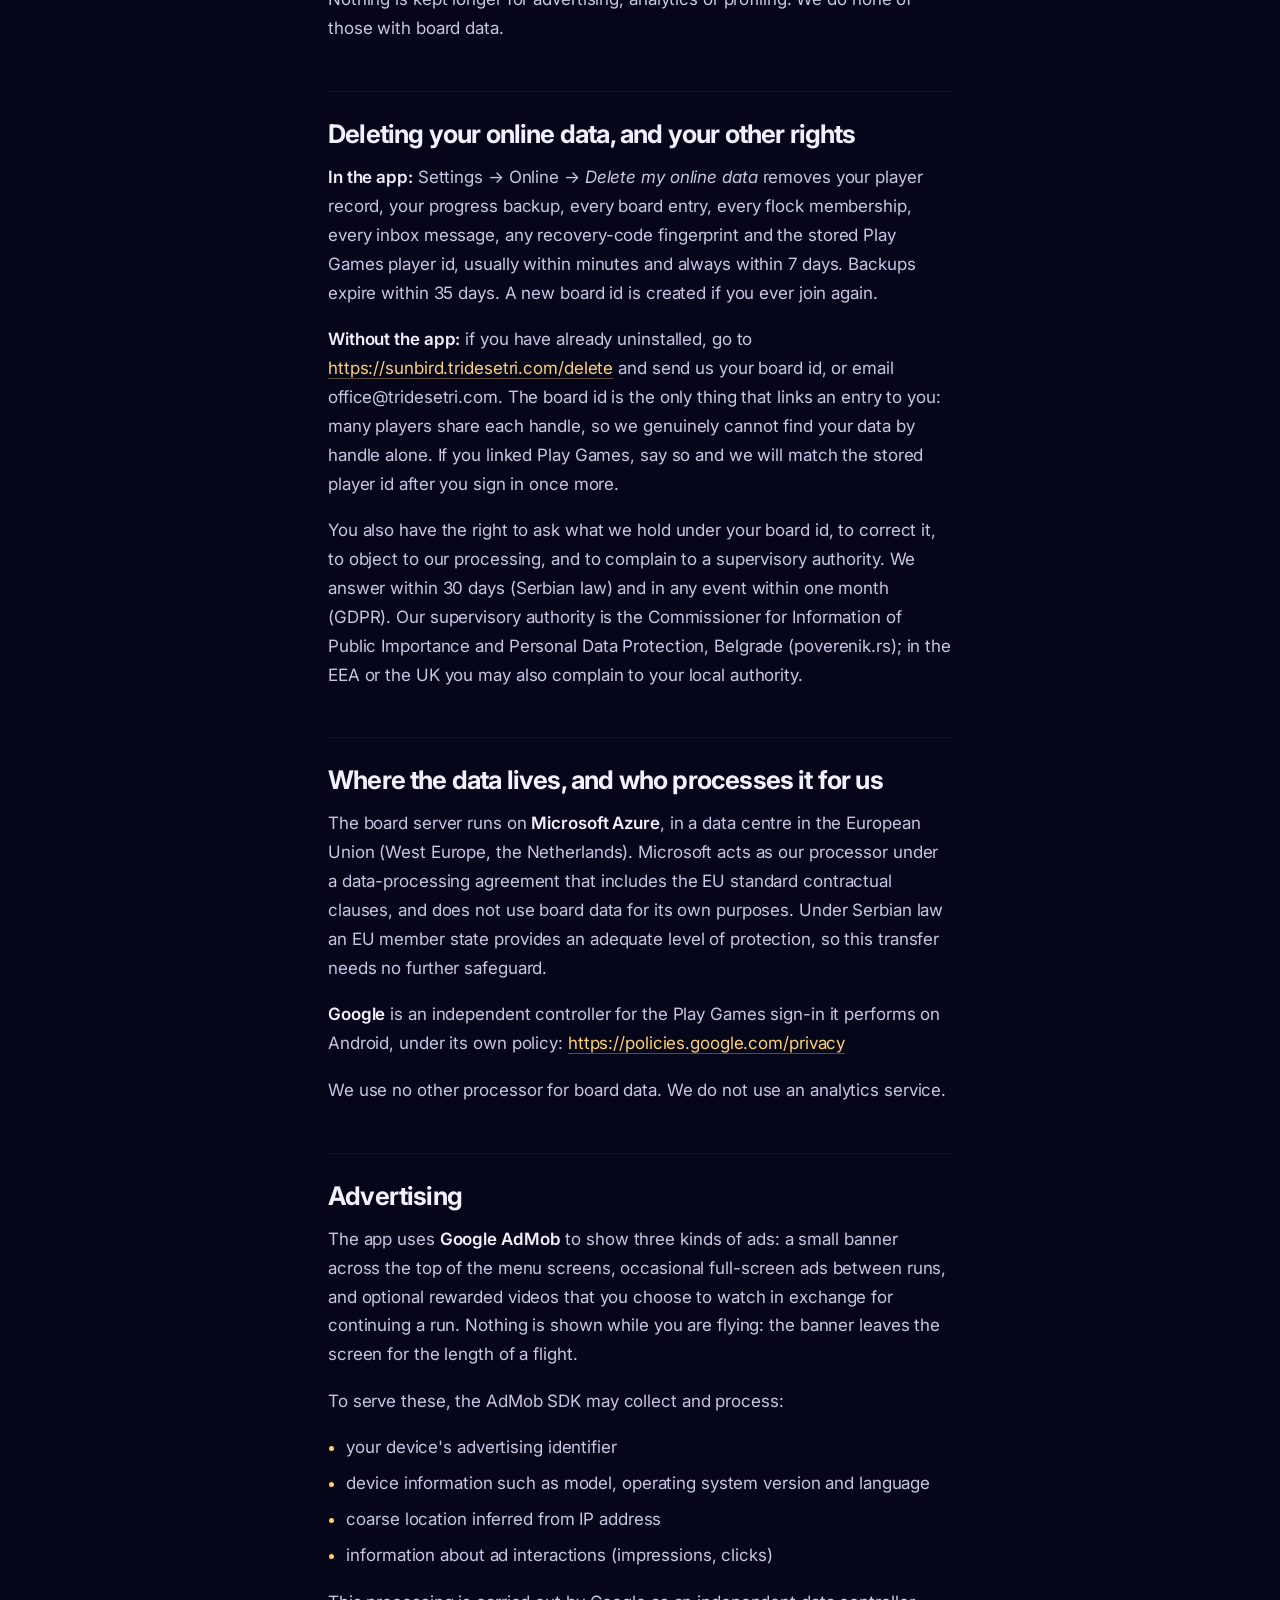
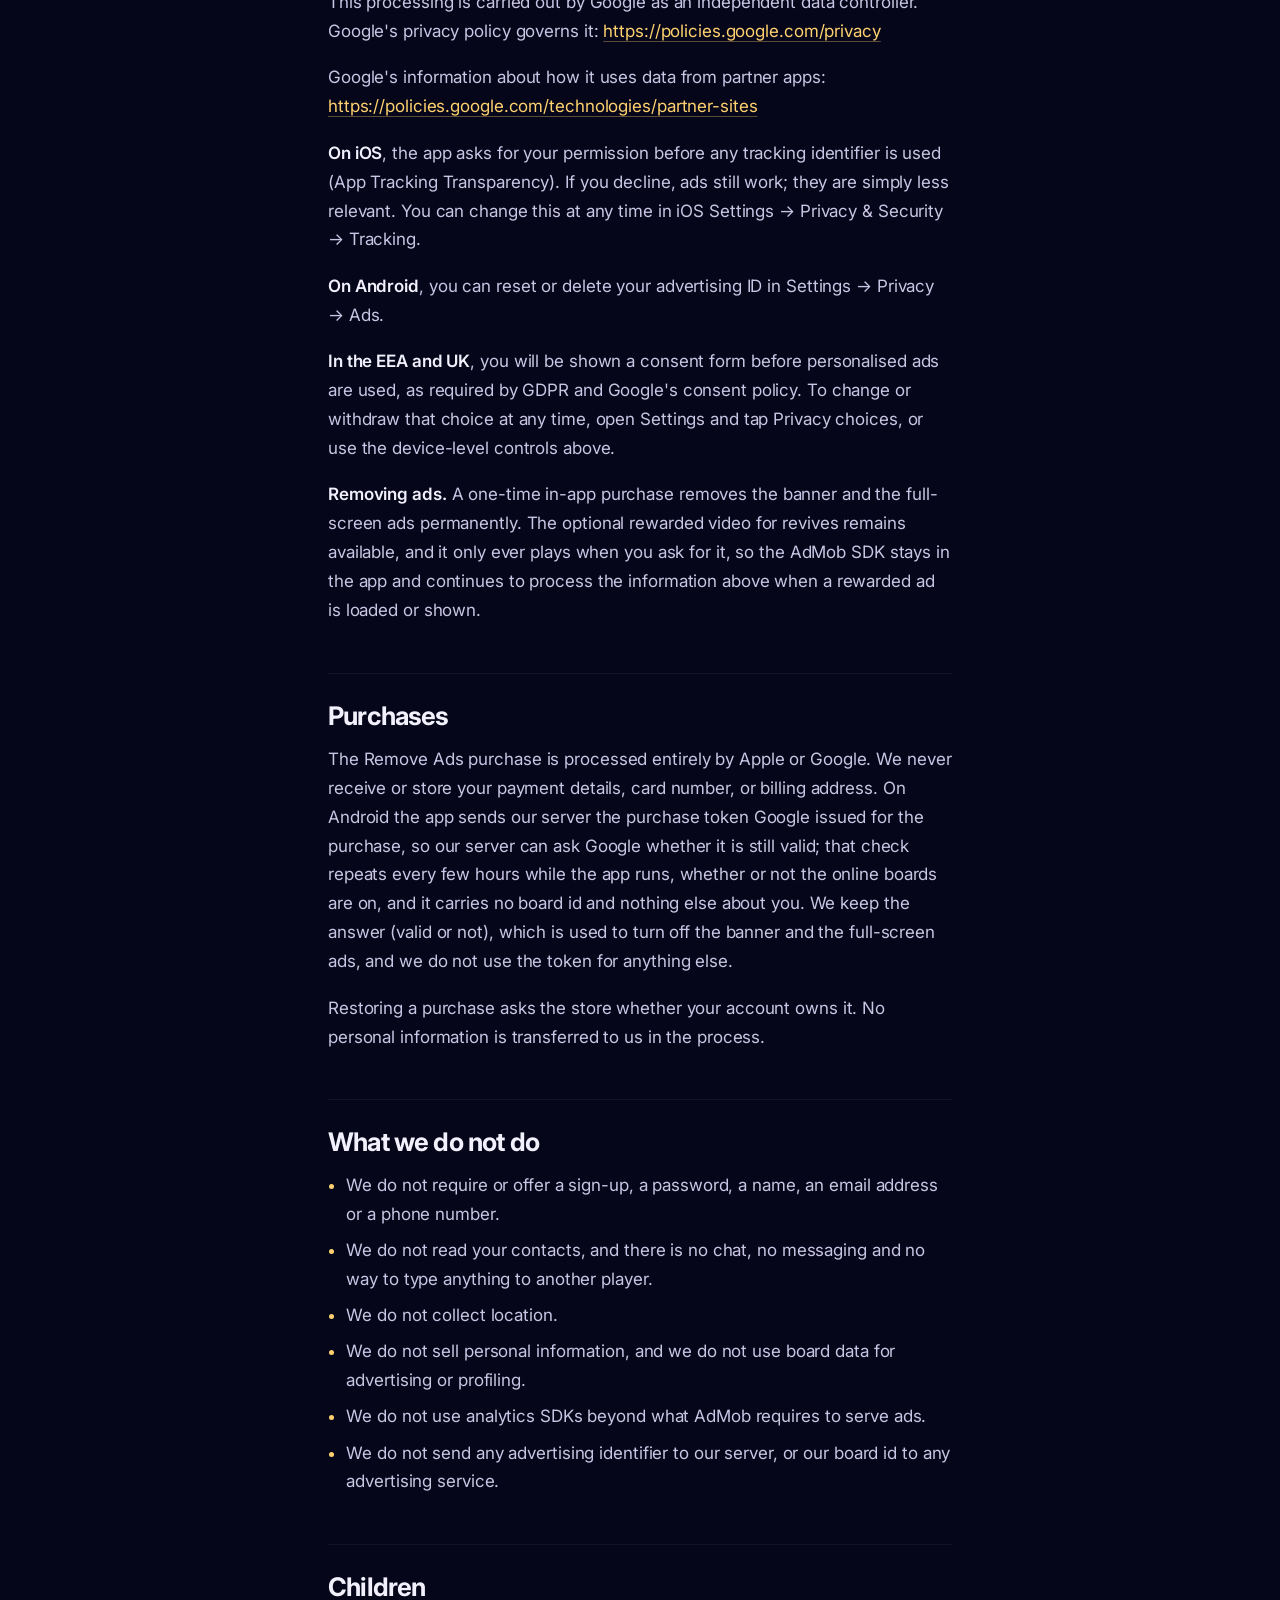
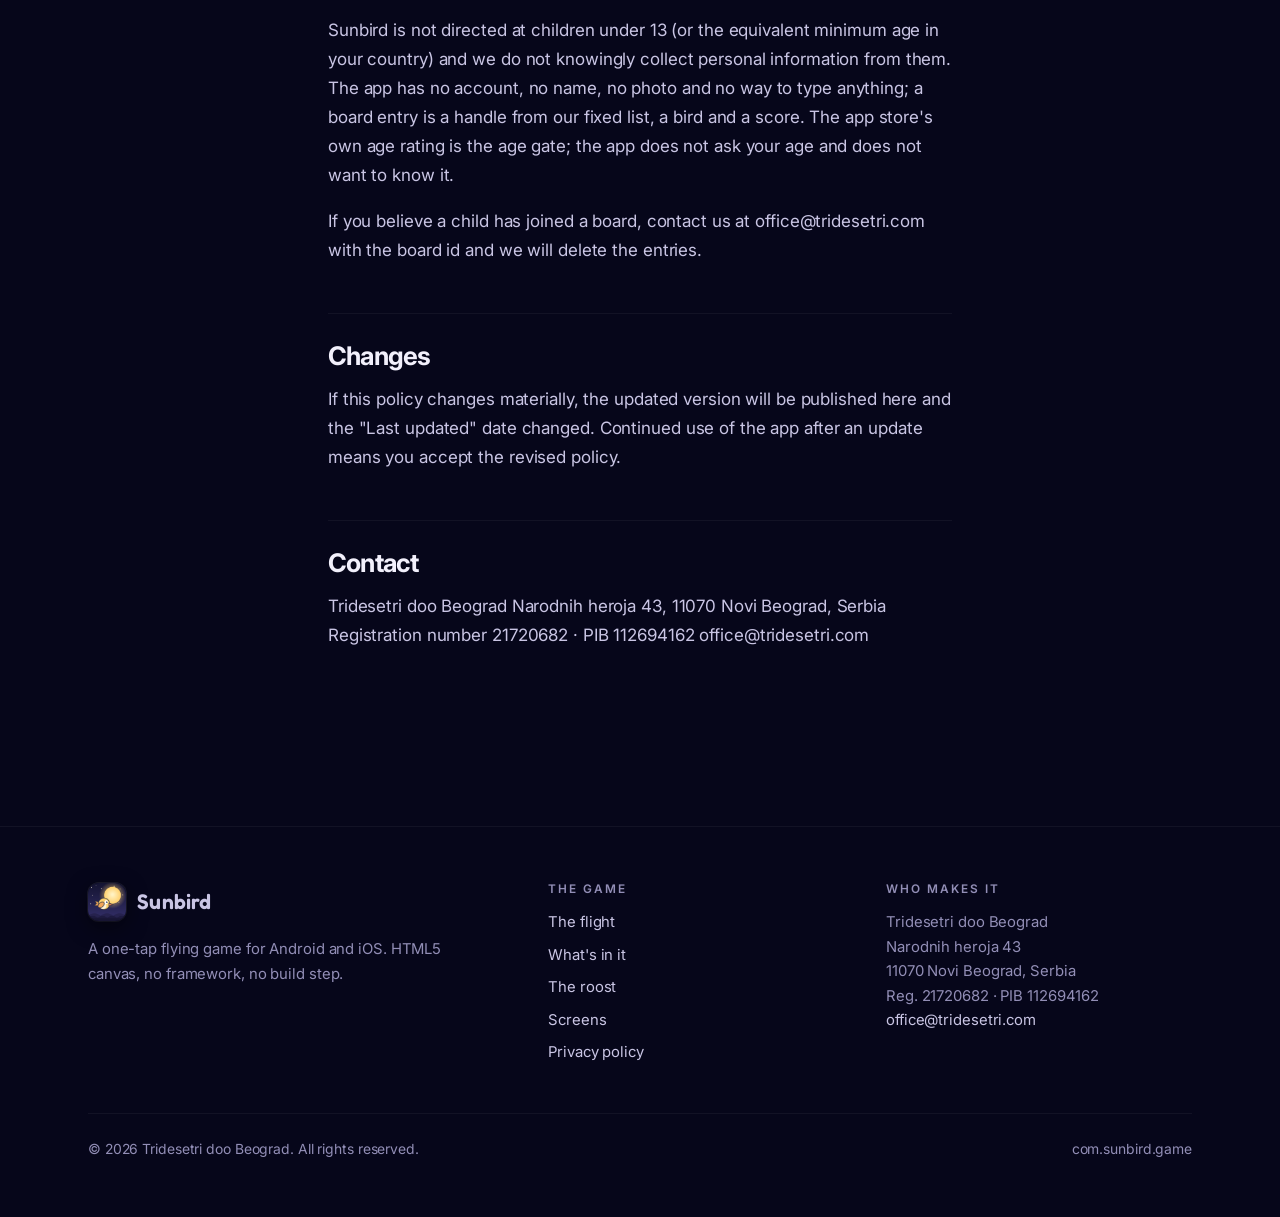
<file: privacy/index.html>
<!doctype html>
<html lang="en" class="no-js">
<head>
<meta charset="utf-8">
<meta name="viewport" content="width=device-width, initial-scale=1">

<title>Privacy policy · Sunbird</title>
<meta name="description" content="Sunbird’s privacy policy. No sign-up and nothing to type; the game plays without a server. Joining a board sends one verified flight, and this explains exactly what it carries.">
<meta name="theme-color" content="#06061A">
<meta name="color-scheme" content="dark">
<meta name="author" content="Tridesetri doo Beograd">
<link rel="canonical" href="https://sunbird.tridesetri.com/privacy/">

<link rel="icon" href="../img/icon.svg" type="image/svg+xml">
<link rel="icon" href="../img/icon-512.png" type="image/png" sizes="512x512">
<link rel="apple-touch-icon" href="../img/icon-512.png">

<meta property="og:title" content="Privacy policy · Sunbird">
<meta property="og:description" content="Sunbird’s privacy policy. No sign-up and nothing to type; the game plays without a server. Joining a board sends one verified flight, and this explains exactly what it carries.">
<meta property="og:image" content="https://sunbird.tridesetri.com/img/og.png">
<meta property="og:url" content="https://sunbird.tridesetri.com/privacy/">
<meta property="og:type" content="article">
<meta property="og:site_name" content="Sunbird">
<meta name="twitter:card" content="summary_large_image">
<meta name="twitter:image" content="https://sunbird.tridesetri.com/img/og.png">

<link rel="preconnect" href="https://fonts.googleapis.com">
<link rel="preconnect" href="https://fonts.gstatic.com" crossorigin>
<link rel="stylesheet" href="https://fonts.googleapis.com/css2?family=Fredoka:wght@600&family=Inter:wght@400;500;600;700;800&display=swap">
<link rel="stylesheet" href="../style.css?v=2">

<script>document.documentElement.classList.remove('no-js');</script>
</head>

<body>
<div class="sky" aria-hidden="true"></div>
<div class="grain" aria-hidden="true"></div>

<a class="skip" href="#main">Skip to content</a>

<header class="nav">
  <div class="shell nav-row">
    <a class="brand" href="../">
      <img src="../img/icon-512.png" alt="" width="38" height="38">
      <b>Sunbird</b>
    </a>

    <nav aria-label="Primary">
      <ul class="nav-links" id="nav-links">
        <li><a href="../#flight">The flight</a></li>
        <li><a href="../#features">What's in it</a></li>
        <li><a href="../#roost">The roost</a></li>
        <li><a href="../#shots">Screens</a></li>
        <li><a href="./" aria-current="page">Privacy</a></li>
      </ul>
    </nav>

    <a class="btn btn--glass btn--sm nav-cta" href="../#call">Coming soon</a>

    <button class="burger" type="button" aria-expanded="false" aria-controls="nav-links" aria-label="Menu">
      <svg class="bars" width="20" height="20" viewBox="0 0 24 24" fill="none" stroke="currentColor" stroke-width="2" stroke-linecap="round" aria-hidden="true"><path d="M4 7h16M4 12h16M4 17h16"/></svg>
      <svg class="x" width="20" height="20" viewBox="0 0 24 24" fill="none" stroke="currentColor" stroke-width="2" stroke-linecap="round" aria-hidden="true"><path d="M6 6l12 12M18 6L6 18"/></svg>
    </button>
  </div>
</header>

<main id="main">

  <div class="shell page-head">
    <a class="crumb" href="../">
      <svg width="15" height="15" viewBox="0 0 24 24" fill="none" stroke="currentColor" stroke-width="2.2" stroke-linecap="round" stroke-linejoin="round" aria-hidden="true"><path d="M19 12H6M11 18l-6-6 6-6"/></svg>
      Back to Sunbird
    </a>
    <h1>Privacy policy</h1>
    <span class="pill">Last updated <b>31 August 2026</b></span>
  </div>

  <article class="shell legal">
<p>Sunbird ("the app") is published by <strong>Tridesetri doo Beograd</strong>, Narodnih heroja 43, 11070 Novi Beograd, Serbia, a company registered in Serbia under registration number 21720682, tax number (PIB) 112694162.</p>

<p>This policy explains what information the app handles and why. It is written to be read, not to be survived.</p>

<h2>The short version</h2>

<p>Sunbird has no sign-up, no password and nothing to type. Playing needs no server of ours: your progress is stored on your device and we never see it.</p>

<p>The online boards (the daily board, the monthly and all-time boards, and flocks of friends) are part of the game and are on unless you switch them off (Settings → Online, one switch, any time). While they are on, the app sends us a small record of each finished flight of the daily course so we can check it and rank it: a random board id created on your device, a handle assigned from our fixed list (changeable in Settings), which course you flew, your score, the timing of your taps, and whether you took a revive. Our server re-flies those taps in the same game code you played and keeps the score only if its own flight produces the same number. The taps are then discarded. What is kept is the score and a fingerprint of the flight, for 30 days. Your best score also stands on two longer boards, the month's and the all-time one, as a single row each: handle, bird, score. The monthly row expires with its season; the all-time row stays until you delete your online data, which removes all of it at any time.</p>

<p>On Android, Google Play Games Services signs you in to Google's games platform when the game starts, as it does for every game that uses it. That is Google's processing, under Google's policy. If you join a board we store only the opaque player id Google assigns you <em>for this game</em>, so your place survives a new phone. Never your gamer name, your avatar or your email.</p>

<p>Advertising is separate. The app shows ads through Google AdMob, and that SDK collects information in order to serve them. We never send AdMob's identifiers to our server, and we never send our board id to AdMob.</p>

<h2>What is stored on your device</h2>

<p>The app saves your game progress locally: your best scores, your daily results, which birds you have unlocked, the record of your last flight (a course number and the timing of your taps, about four kilobytes, so the highlights reel can be made from it), and whether you have purchased Remove Ads. With the online boards on, part of it is also backed up to your place on the board so that a lost phone does not lose it, and that part is listed under <strong>Your progress backup</strong> below. The rest never leaves your device at all: not the record of your last flight, not whether you bought Remove Ads, not your sound and vibration settings.</p>

<p>None of it identifies you. There is no name, no account and nothing you have typed. The app has no field to type into.</p>

<p>Deleting the app deletes this data.</p>

<h2>Online play: the daily board and flocks ("Leaderboards")</h2>

<p>Online boards are on by default and entirely optional: one switch in Settings → Online turns them off. While they are off, nothing about you or your flights is sent: no flight, no board read, no flock, no inbox, and nothing signed with your board identity. Three requests still go to our server with the boards off, and none of them carries anything about you: the app asks which day it is, so every phone flies the same course whatever its clock says; it asks the oldest version of the app we can still accept, so that a build we have found a fault in can be asked to update instead of flying a course it gets wrong; and only if you bought Remove Ads, it sends Google's purchase token so we can confirm the purchase with Google (see Purchases). Every request the app makes names the version of the app making it, which is how the second of those is answered, and nothing else about your device. With the boards off we do not store it. The first time the app can reach our server with the boards on, it takes a place on the board for you (under a random handle from our fixed list, never anything about you) and tells you so.</p>

<p><strong>What is sent.</strong> A board entry is the run itself, signed by an identity your device made for itself when it joined (128 random bits, never shown to anyone; our server keeps only a hash of them and gives the place it opens a short board id, shown to you in Settings): a handle from our fixed list of 225 names, the bird you fly, the course you flew (a calendar day, or a shared-course code), the screen height you flew it at, your score, the moments you tapped, and how many times you took a revive during the flight (at most one). That is a few kilobytes. When the place is first taken, and when it is moved to a new phone, the app also tells us which platform it runs on (Android or iOS) and which version of the app it is, and those two facts are kept on the device record. Our server re-flies those taps in the same game code you played and keeps the score only if its own flight produces the same number; the taps are then discarded, and what remains is the score and a fingerprint of the flight. A revived flight is sent like any other: the record says how many revives were taken, and our server applies the same ones at the same deaths when it re-flies the taps, so the flight is still proved rather than believed. That count is used for the re-flight and nothing else. It is not kept with the board entry, and it never reaches any advertising service. A paused flight is never sent at all, because after a pause it can no longer be proved from its taps.</p>

<p><strong>Why we process it.</strong> To provide the game's shared boards: verifying your flight and ranking it, and showing your handle and score to the other players on the board. The boards are part of the game rather than an account you sign up for, the data is pseudonymous by construction, and both the switch to stop and the button to erase are one screen away; our legal basis is legitimate interest in running the game's shared boards this way (Article 6(1)(f) GDPR; the Serbian Law on Personal Data Protection equivalently), and the Settings switch is your objection, honoured immediately. Re-flying runs to reject impossible scores, and limiting how often a board id may submit, is the same interest in keeping the board honest.</p>

<p><strong>Your progress backup.</strong> With the boards on, the app also keeps a copy of the achievement half of your save beside your place: your best score and best firefly count, your lifetime totals, how far into the day you have flown, your daily bests, your missions and which birds you have earned. It is there for one reason: so that clearing your browser, losing your phone or buying a new one does not erase what you did. It is about the size of a photograph's caption, a few kilobytes.</p>

<p>Two things about it are worth saying plainly. It is your own claim, not something we verified: our server cannot re-fly a lifetime total, so it stores what your app says and hands the same thing back to you, and it is never used to decide anything on a board. And it is yours alone: no other player can read it, and it goes with everything else the moment you delete your data.</p>

<p><strong>Getting back in.</strong> Because there is no account and no password, the only thing that proves a place is yours is a credential your device made for itself. On Android, Google Play Games can vouch for you and bring your place back on a new phone. Everywhere else, Settings gives you a <strong>recovery code</strong>: twelve characters you write down, which restore your place and your progress on any device. We keep only a fingerprint of it, never the code itself, so it can be shown to you exactly once and a copy of our database is not a drawer full of working keys. Making a new one replaces the old.</p>

<p><strong>Who can see it.</strong> Players on the same board see your handle, your bird and your score. The daily board is visible to everyone who joins it; a flock only to the people who hold its code. Nobody, including us, can turn a handle or a board id back into a person.</p>

<p><strong>Your network address.</strong> Our server sees your device's IP address when it receives a request, as every server does. It is used only to limit how fast requests arrive, and it is hashed in memory with a key that changes every time the server starts; it is never written to our database. Where a request carries your board id, that limit is counted against the board id rather than the address, so that everyone behind one mobile network does not share a single allowance. Those counts are held in memory too, and are never written down.</p>

<h2>Recognising you across devices</h2>

<p>On Android the game uses <strong>Google Play Games Services</strong>. Google signs you in to its games platform when the game starts; you can manage or remove that in Android Settings → Google → Play Games. We do not control that sign-in and receive nothing from it while the boards are off.</p>

<p>When a place is taken, we ask Google for the opaque player id it assigns you for this game and store it beside your board id. That is what lets a reinstall, or a new phone, bring back your handle, your flocks and your history. We never receive or store your gamer name, your avatar, your real name or your email address, and we never ask Google for them.</p>

<p>If you have no Play Games profile, or you decline, nothing changes about the game: you can still join a board, and you can move to a new phone with a one-time code from Settings. On iOS, Game Center will be used the same way when the iOS version ships.</p>

<h2>Flocks</h2>

<p>A flock is a private group joined with a short code. Whoever you give the code to can join it. The app never reads your contacts, never asks for phone numbers or email addresses, and offers no messaging: a flock shows handles, birds and verified scores, and nothing else. Flocks are named by their code, because there is no way to type a name.</p>

<p>Leaving a flock removes you from it. A flock with no verified flight for 90 days is deleted, along with everything in it.</p>

<p>A flock can also set a <strong>course</strong>: one seed everybody in it flies, open for a day to three days. Entries go through the same check as the daily board, and the same things are stored about them. When the hours run out we write one line to the inbox of each person who flew it, saying that it has closed. Nobody who did not fly it is told anything, and nothing is pushed to your phone: an inbox is read in the app, when you open it.</p>

<h2>How long we keep it</h2>

<table>
<thead><tr><th>What</th><th>Kept for</th></tr></thead>
<tbody>
<tr><td>Daily-board entries (board id, handle, bird, score, flight fingerprint)</td><td>30 days after the day of the course</td></tr>
<tr><td>Monthly-board entries (board id, handle, bird, your best score of the month)</td><td>400 days, so last season is still there to talk about</td></tr>
<tr><td>All-time-board entries (board id, handle, bird, your best score ever)</td><td>until you delete your online data</td></tr>
<tr><td>The fingerprint index that stops one flight being submitted twice</td><td>2 days</td></tr>
<tr><td>Flock challenge entries</td><td>30 days after the challenge closes</td></tr>
<tr><td>Inbox messages (who joined, who beat your score, a course your flock set, how a course or a week ended)</td><td>14 days</td></tr>
<tr><td>Flock membership</td><td>until you leave, or 90 days after the flock's last verified flight</td></tr>
<tr><td>Your player record (board id, handle, bird, Play Games player id, and the platform and app version that joined)</td><td>365 days after your last online activity, or until you delete it</td></tr>
<tr><td>Your progress backup (best scores, totals, daily bests, missions, birds earned)</td><td>365 days after your last online activity, or until you delete it</td></tr>
<tr><td>Recovery-code fingerprints</td><td>365 days after the code was made or last used, or until you delete your data</td></tr>
<tr><td>Move-to-a-new-phone codes</td><td>10 minutes</td></tr>
<tr><td>Our hosting provider's access logs, which include IP addresses</td><td>up to 30 days</td></tr>
<tr><td>Backups</td><td>up to 35 days</td></tr>
</tbody>
</table>

<p>Nothing is kept longer for advertising, analytics or profiling. We do none of those with board data.</p>

<h2>Deleting your online data, and your other rights</h2>

<p><strong>In the app:</strong> Settings → Online → <em>Delete my online data</em> removes your player record, your progress backup, every board entry, every flock membership, every inbox message, any recovery-code fingerprint and the stored Play Games player id, usually within minutes and always within 7 days. Backups expire within 35 days. A new board id is created if you ever join again.</p>

<p><strong>Without the app:</strong> if you have already uninstalled, go to <a href="https://sunbird.tridesetri.com/delete">https://sunbird.tridesetri.com/delete</a> and send us your board id, or email office@tridesetri.com. The board id is the only thing that links an entry to you: many players share each handle, so we genuinely cannot find your data by handle alone. If you linked Play Games, say so and we will match the stored player id after you sign in once more.</p>

<p>You also have the right to ask what we hold under your board id, to correct it, to object to our processing, and to complain to a supervisory authority. We answer within 30 days (Serbian law) and in any event within one month (GDPR). Our supervisory authority is the Commissioner for Information of Public Importance and Personal Data Protection, Belgrade (poverenik.rs); in the EEA or the UK you may also complain to your local authority.</p>

<h2>Where the data lives, and who processes it for us</h2>

<p>The board server runs on <strong>Microsoft Azure</strong>, in a data centre in the European Union (West Europe, the Netherlands). Microsoft acts as our processor under a data-processing agreement that includes the EU standard contractual clauses, and does not use board data for its own purposes. Under Serbian law an EU member state provides an adequate level of protection, so this transfer needs no further safeguard.</p>

<p><strong>Google</strong> is an independent controller for the Play Games sign-in it performs on Android, under its own policy: <a href="https://policies.google.com/privacy">https://policies.google.com/privacy</a></p>

<p>We use no other processor for board data. We do not use an analytics service.</p>

<h2>Advertising</h2>

<p>The app uses <strong>Google AdMob</strong> to show three kinds of ads: a small banner across the top of the menu screens, occasional full-screen ads between runs, and optional rewarded videos that you choose to watch in exchange for continuing a run. Nothing is shown while you are flying: the banner leaves the screen for the length of a flight.</p>

<p>To serve these, the AdMob SDK may collect and process:</p>

<ul>
<li>your device's advertising identifier</li>
<li>device information such as model, operating system version and language</li>
<li>coarse location inferred from IP address</li>
<li>information about ad interactions (impressions, clicks)</li>
</ul>

<p>This processing is carried out by Google as an independent data controller. Google's privacy policy governs it: <a href="https://policies.google.com/privacy">https://policies.google.com/privacy</a></p>

<p>Google's information about how it uses data from partner apps: <a href="https://policies.google.com/technologies/partner-sites">https://policies.google.com/technologies/partner-sites</a></p>

<p><strong>On iOS</strong>, the app asks for your permission before any tracking identifier is used (App Tracking Transparency). If you decline, ads still work; they are simply less relevant. You can change this at any time in iOS Settings → Privacy &amp; Security → Tracking.</p>

<p><strong>On Android</strong>, you can reset or delete your advertising ID in Settings → Privacy → Ads.</p>

<p><strong>In the EEA and UK</strong>, you will be shown a consent form before personalised ads are used, as required by GDPR and Google's consent policy. To change or withdraw that choice at any time, open Settings and tap Privacy choices, or use the device-level controls above.</p>

<p><strong>Removing ads.</strong> A one-time in-app purchase removes the banner and the full-screen ads permanently. The optional rewarded video for revives remains available, and it only ever plays when you ask for it, so the AdMob SDK stays in the app and continues to process the information above when a rewarded ad is loaded or shown.</p>

<h2>Purchases</h2>

<p>The Remove Ads purchase is processed entirely by Apple or Google. We never receive or store your payment details, card number, or billing address. On Android the app sends our server the purchase token Google issued for the purchase, so our server can ask Google whether it is still valid; that check repeats every few hours while the app runs, whether or not the online boards are on, and it carries no board id and nothing else about you. We keep the answer (valid or not), which is used to turn off the banner and the full-screen ads, and we do not use the token for anything else.</p>

<p>Restoring a purchase asks the store whether your account owns it. No personal information is transferred to us in the process.</p>

<h2>What we do not do</h2>

<ul>
<li>We do not require or offer a sign-up, a password, a name, an email address or a phone number.</li>
<li>We do not read your contacts, and there is no chat, no messaging and no way to type anything to another player.</li>
<li>We do not collect location.</li>
<li>We do not sell personal information, and we do not use board data for advertising or profiling.</li>
<li>We do not use analytics SDKs beyond what AdMob requires to serve ads.</li>
<li>We do not send any advertising identifier to our server, or our board id to any advertising service.</li>
</ul>

<h2>Children</h2>

<p>Sunbird is not directed at children under 13 (or the equivalent minimum age in your country) and we do not knowingly collect personal information from them. The app has no account, no name, no photo and no way to type anything; a board entry is a handle from our fixed list, a bird and a score. The app store's own age rating is the age gate; the app does not ask your age and does not want to know it.</p>

<p>If you believe a child has joined a board, contact us at office@tridesetri.com with the board id and we will delete the entries.</p>

<h2>Changes</h2>

<p>If this policy changes materially, the updated version will be published here and the "Last updated" date changed. Continued use of the app after an update means you accept the revised policy.</p>

<h2>Contact</h2>

<p>Tridesetri doo Beograd Narodnih heroja 43, 11070 Novi Beograd, Serbia Registration number 21720682 · PIB 112694162 office@tridesetri.com</p>
  </article>
</main>

<footer class="foot">
  <div class="shell">
    <div class="foot-grid">
      <div>
        <a class="brand" href="../">
          <img src="../img/icon-512.png" alt="" width="38" height="38" loading="lazy">
          <b>Sunbird</b>
        </a>
        <p class="foot-lede">
          A one-tap flying game for Android and iOS. HTML5 canvas, no
          framework, no build step.
        </p>
      </div>

      <div>
        <h4>The game</h4>
        <ul>
          <li><a href="../#flight">The flight</a></li>
          <li><a href="../#features">What's in it</a></li>
          <li><a href="../#roost">The roost</a></li>
          <li><a href="../#shots">Screens</a></li>
          <li><a href="./">Privacy policy</a></li>
        </ul>
      </div>

      <div>
        <h4>Who makes it</h4>
        <address>
          Tridesetri doo Beograd<br>
          Narodnih heroja 43<br>
          11070 Novi Beograd, Serbia<br>
          Reg. 21720682 &middot; PIB 112694162<br>
          <a href="mailto:office@tridesetri.com">office@tridesetri.com</a>
        </address>
      </div>
    </div>

    <div class="foot-base">
      <p>&copy; 2026 Tridesetri doo Beograd. All rights reserved.</p>
      <p>com.sunbird.game</p>
    </div>
  </div>
</footer>

<script src="../site.js" defer></script>
</body>
</html>
</file>
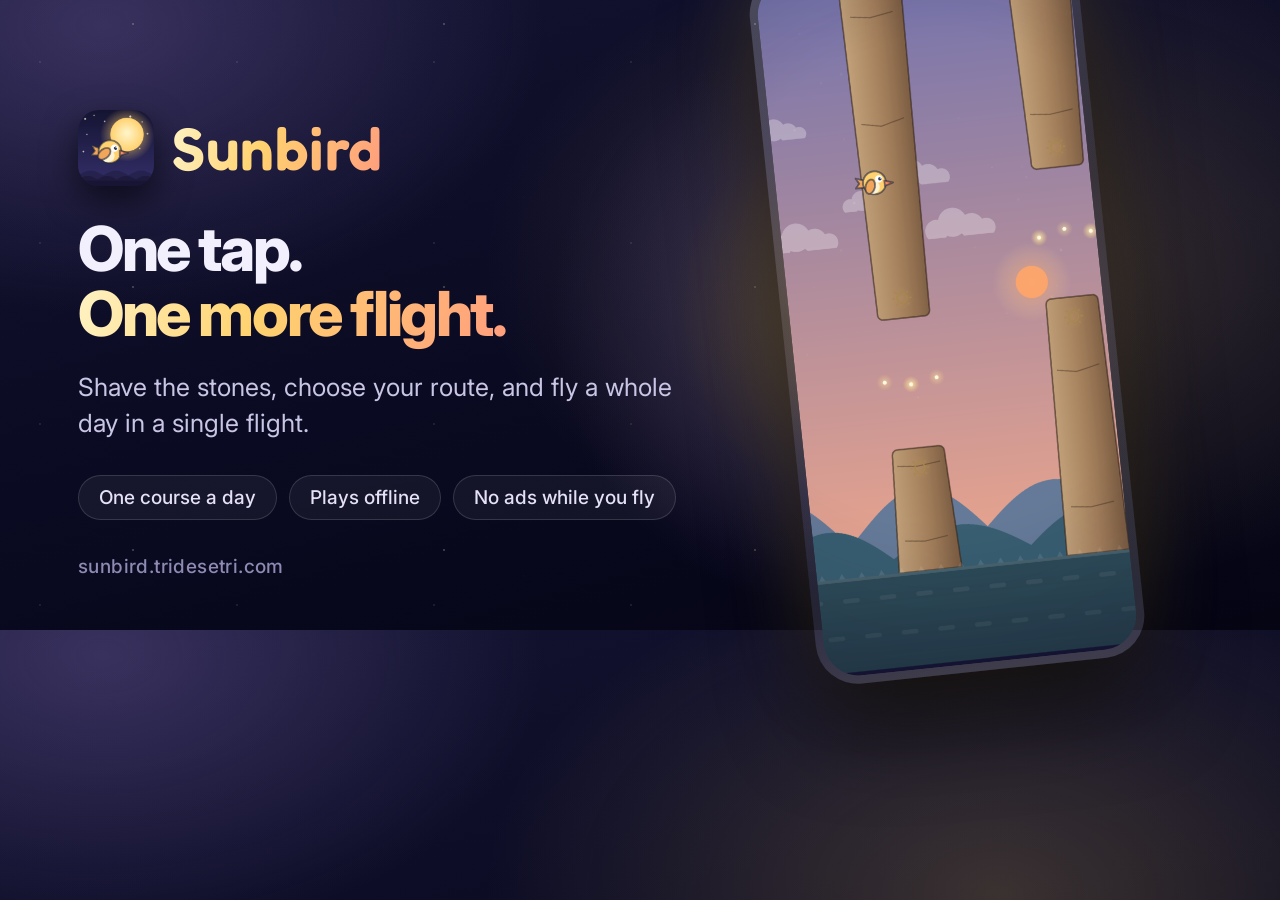
<file: tools/og.html>
<!doctype html>
<!-- The source of img/og.png — the 1200x630 card that Slack, WhatsApp,
     X and Google show when the site is shared.

     It is a page rather than an image so it can be regenerated after any
     copy or palette change:

       node tools/og.mjs

     which shoots this file at 1200x630 with Playwright. Keep the body
     size below fixed; the shot is not scaled. -->
<html lang="en">
<head>
<meta charset="utf-8">
<link rel="preconnect" href="https://fonts.googleapis.com">
<link rel="preconnect" href="https://fonts.gstatic.com" crossorigin>
<link rel="stylesheet" href="https://fonts.googleapis.com/css2?family=Fredoka:wght@600&family=Inter:wght@400;500;600;700;800&display=swap">
<style>
  * { box-sizing: border-box; margin: 0; padding: 0; }
  body {
    width: 1200px; height: 630px;
    position: relative; overflow: hidden;
    font-family: "Inter", system-ui, sans-serif;
    color: #F2F0FC;
    background:
      radial-gradient(52rem 34rem at 78% 42%, rgba(255,210,111,.20), transparent 62%),
      radial-gradient(46rem 30rem at 8% 4%, rgba(108,91,158,.42), transparent 60%),
      linear-gradient(165deg, #141432 0%, #0A0A22 52%, #050514 100%);
  }
  .stars {
    position: absolute; inset: 0;
    background-image:
      radial-gradient(1.3px 1.3px at 40px 62px,  rgba(255,246,216,.95), transparent 60%),
      radial-gradient(1.8px 1.8px at 133px 24px, rgba(255,246,216,.6), transparent 60%),
      radial-gradient(1.2px 1.2px at 91px 197px, rgba(255,246,216,.42), transparent 60%);
    background-size: 197px 181px, 311px 263px, 433px 379px;
  }
  .copy {
    position: absolute; inset: 0 auto 0 0;
    width: 730px; padding: 74px 0 74px 78px;
    display: flex; flex-direction: column; justify-content: center;
  }
  .mark { display: flex; align-items: center; gap: 18px; margin-bottom: 30px; }
  .mark img { width: 76px; height: 76px; border-radius: 21px; box-shadow: 0 14px 34px rgba(0,0,0,.6); }
  .mark b {
    font-family: "Fredoka", sans-serif; font-weight: 600;
    font-size: 60px; letter-spacing: .5px; line-height: 1;
    background: linear-gradient(105deg, #FFF3C4 0%, #FFD26F 42%, #FF9E7D 100%);
    -webkit-background-clip: text; background-clip: text; -webkit-text-fill-color: transparent;
  }
  h1 {
    font-size: 62px; font-weight: 800; line-height: 1.06;
    letter-spacing: -2.4px; margin-bottom: 22px;
  }
  h1 span {
    background: linear-gradient(105deg, #FFF3C4 0%, #FFD26F 42%, #FF9E7D 100%);
    -webkit-background-clip: text; background-clip: text; -webkit-text-fill-color: transparent;
  }
  p { font-size: 25px; line-height: 1.45; color: #C9C5E4; max-width: 600px; }
  ul { list-style: none; display: flex; gap: 12px; margin-top: 34px; }
  li {
    padding: 10px 20px; border-radius: 999px;
    border: 1px solid rgba(255,255,255,.14);
    background: rgba(255,255,255,.05);
    font-size: 19px; font-weight: 500; color: #E4E1F5;
  }
  .url {
    position: absolute; left: 78px; bottom: 52px;
    font-size: 19px; font-weight: 500; letter-spacing: .4px; color: #8E8AB2;
  }
  .stage { position: absolute; right: 88px; top: 50%; transform: translateY(-50%) rotate(-6deg); }
  .glow {
    position: absolute; right: 40px; top: 50%; width: 620px; height: 620px;
    transform: translateY(-50%); border-radius: 50%;
    background: radial-gradient(circle, rgba(255,210,111,.26) 0%, rgba(108,91,158,.16) 42%, transparent 68%);
  }
  .phone {
    position: relative; width: 330px; height: 715px; padding: 8px;
    border-radius: 42px;
    background: linear-gradient(160deg, rgba(255,255,255,.24), rgba(255,255,255,.05) 42%, rgba(255,255,255,.16));
    box-shadow: 0 40px 90px rgba(0,0,0,.75), 0 0 90px -20px rgba(255,210,111,.4);
  }
  .phone img { width: 100%; height: 100%; display: block; border-radius: 35px; object-fit: cover; }
</style>
</head>
<body>
  <div class="stars"></div>
  <div class="glow"></div>

  <div class="stage">
    <div class="phone"><img src="../img/4-title.png" alt=""></div>
  </div>

  <div class="copy">
    <div class="mark">
      <img src="../img/icon-512.png" alt="">
      <b>Sunbird</b>
    </div>
    <h1>One tap.<br><span>One more flight.</span></h1>
    <p>Shave the stones, choose your route, and fly a whole day in a single flight.</p>
    <ul>
      <li>One course a day</li>
      <li>Plays offline</li>
      <li>No ads while you fly</li>
    </ul>
  </div>

  <div class="url">sunbird.tridesetri.com</div>
</body>
</html>
</file>
<file: style.css>
/* ==========================================================================
   Sunbird — https://sunbird.tridesetri.com

   One stylesheet for the whole site. No framework, no build step — the
   same rule the game itself is written under.

   The palette is not invented here. Every colour below is lifted from
   what the game actually draws: the night keyframe of SKY in
   src/core/catalogue.js (#141432 -> #35306B), the robin's body (#FFD26F),
   its beak (#FF8A5C) and wing (#F2A65A), and the six skins in SKINS.
   When the game's art changes, this file is the second place to look.
   ========================================================================== */

/* --------------------------------------------------------------------------
   1. Tokens
   -------------------------------------------------------------------------- */
:root {
  /* Ground: the night sky, pushed a shade darker than the game so that
     screenshots of the game read as light against it. */
  --night-900: #06061A;
  --night-800: #10102A;
  --night-700: #141432;
  --night-600: #1D1A3E;
  --night-500: #26224E;
  --violet-700: #35306B;
  --violet-500: #6C5B9E;

  /* The sun the bird is carrying. */
  --gold-100: #FFF3C4;
  --gold:     #FFD26F;
  --amber:    #F2A65A;
  --ember:    #FF8A5C;

  --ink:      #F2F0FC;
  --ink-2:    #C9C5E4;
  --muted:    #928EB6;

  --line:       rgba(255, 255, 255, .085);
  --line-soft:  rgba(255, 255, 255, .05);
  --line-lit:   rgba(255, 255, 255, .18);
  --glass:      rgba(255, 255, 255, .04);
  --glass-lit:  rgba(255, 255, 255, .07);

  --grad-sun:  linear-gradient(135deg, #FFF3C4 0%, #FFD26F 42%, #FF8A5C 100%);
  --grad-text: linear-gradient(105deg, #FFF3C4 0%, #FFD26F 40%, #FF9E7D 100%);
  --grad-edge: linear-gradient(90deg, transparent, rgba(255, 210, 111, .45), transparent);

  --glow-sun:  0 0 45px rgba(255, 210, 111, .28);
  --glow-deep: 0 24px 70px -20px rgba(0, 0, 0, .85);

  --r:    16px;
  --r-lg: 22px;
  --r-xl: 30px;

  --shell: 74rem;
  --prose: 44rem;

  --ease: cubic-bezier(.22, .61, .36, 1);

  --font: "Inter", -apple-system, BlinkMacSystemFont, "Segoe UI", Roboto,
          Helvetica, Arial, sans-serif;
  --font-mark: "Fredoka", "Inter", -apple-system, "Segoe UI", sans-serif;

  color-scheme: dark;
  accent-color: #FFD26F;
}

/* --------------------------------------------------------------------------
   2. Base
   -------------------------------------------------------------------------- */
*, *::before, *::after { box-sizing: border-box; }

html {
  -webkit-text-size-adjust: 100%;
  text-size-adjust: 100%;
  scroll-behavior: smooth;
  scroll-padding-top: 6rem;
}

body {
  margin: 0;
  min-height: 100%;
  background: var(--night-900);
  color: var(--ink-2);
  font-family: var(--font);
  font-size: 1.0625rem;
  line-height: 1.7;
  font-weight: 400;
  letter-spacing: -.006em;
  overflow-x: hidden;
  -webkit-font-smoothing: antialiased;
  text-rendering: optimizeLegibility;
}

h1, h2, h3, h4 {
  color: var(--ink);
  font-weight: 700;
  letter-spacing: -.032em;
  line-height: 1.12;
  margin: 0 0 .75rem;
  text-wrap: balance;
}

h1 { font-size: clamp(2.6rem, 6.2vw, 4.15rem); font-weight: 800; }
h2 { font-size: clamp(1.9rem, 3.9vw, 2.75rem); }
h3 { font-size: 1.2rem; letter-spacing: -.02em; }

p { margin: 0 0 1.1rem; }
p:last-child { margin-bottom: 0; }

a {
  color: var(--gold);
  text-decoration-color: rgba(255, 210, 111, .35);
  text-underline-offset: .22em;
  transition: color .2s var(--ease), text-decoration-color .2s var(--ease);
}
a:hover { color: var(--gold-100); text-decoration-color: currentColor; }

img, svg { max-width: 100%; }
img { height: auto; }

strong { color: var(--ink); font-weight: 600; }

::selection { background: rgba(255, 210, 111, .3); color: #fff; }

:focus-visible {
  outline: 2px solid var(--gold);
  outline-offset: 3px;
  border-radius: 6px;
}

.skip {
  position: absolute;
  left: 1rem;
  top: -4rem;
  z-index: 200;
  padding: .7rem 1.1rem;
  border-radius: 999px;
  background: var(--gold);
  color: #241A3A;
  font-weight: 600;
  text-decoration: none;
  transition: top .2s var(--ease);
}
.skip:focus { top: 1rem; color: #241A3A; }

.sr-only {
  position: absolute;
  width: 1px; height: 1px;
  margin: -1px; padding: 0;
  overflow: hidden;
  clip-path: inset(50%);
  white-space: nowrap;
}

/* --------------------------------------------------------------------------
   3. Layout
   -------------------------------------------------------------------------- */
.shell {
  width: 100%;
  max-width: var(--shell);
  margin-inline: auto;
  padding-inline: clamp(1.15rem, 4vw, 2.5rem);
}

.section { padding-block: clamp(4.5rem, 10vw, 8rem); position: relative; }
.section--tight { padding-block: clamp(3rem, 6vw, 5rem); }

.head { max-width: 46rem; margin-bottom: clamp(2.5rem, 5vw, 3.75rem); }
.head--center { margin-inline: auto; text-align: center; }

.eyebrow {
  display: inline-flex;
  align-items: center;
  gap: .55rem;
  margin: 0 0 1rem;
  font-size: .74rem;
  font-weight: 600;
  letter-spacing: .19em;
  text-transform: uppercase;
  color: var(--gold);
}
.eyebrow::before {
  content: "";
  width: 1.6rem; height: 1px;
  background: linear-gradient(90deg, transparent, var(--gold));
}
.head--center .eyebrow::after {
  content: "";
  width: 1.6rem; height: 1px;
  background: linear-gradient(90deg, var(--gold), transparent);
}

.lede {
  font-size: clamp(1.05rem, 1.9vw, 1.22rem);
  color: var(--ink-2);
  max-width: 40rem;
  margin-bottom: 0;
}
.head--center .lede { margin-inline: auto; }

.gradient {
  background: var(--grad-text);
  -webkit-background-clip: text;
  background-clip: text;
  -webkit-text-fill-color: transparent;
  color: transparent;
}

/* --------------------------------------------------------------------------
   4. Ambient sky — the layer everything sits on
   -------------------------------------------------------------------------- */
.sky {
  position: fixed;
  inset: 0;
  z-index: -1;
  pointer-events: none;
  background:
    radial-gradient(120% 80% at 50% -10%, rgba(53, 48, 107, .55) 0%, transparent 60%),
    radial-gradient(90% 60% at 100% 0%, rgba(108, 91, 158, .28) 0%, transparent 55%),
    linear-gradient(180deg, var(--night-800) 0%, var(--night-900) 45%, #050514 100%);
}

/* Three coprime tiles, so the star field never reads as a grid. */
.sky::before {
  content: "";
  position: absolute;
  inset: -10%;
  background-image:
    radial-gradient(1.1px 1.1px at 40px 62px,  rgba(255, 246, 216, .95), transparent 60%),
    radial-gradient(1.5px 1.5px at 133px 24px, rgba(255, 246, 216, .62), transparent 60%),
    radial-gradient(1px   1px   at 91px 197px, rgba(255, 246, 216, .45), transparent 60%);
  background-size: 197px 181px, 311px 263px, 433px 379px;
  animation: twinkle 9s ease-in-out infinite alternate;
}

/* Two slow suns drifting behind the content. */
.sky::after {
  content: "";
  position: absolute;
  inset: 0;
  background-image:
    radial-gradient(38rem 38rem at 18% 12%, rgba(255, 210, 111, .10), transparent 62%),
    radial-gradient(34rem 34rem at 86% 68%, rgba(108, 91, 158, .22), transparent 60%);
  animation: drift 26s ease-in-out infinite;
}

@keyframes twinkle { from { opacity: .55; } to { opacity: 1; } }
@keyframes drift {
  0%, 100% { transform: translate3d(0, 0, 0) scale(1); }
  50%      { transform: translate3d(0, -2.2rem, 0) scale(1.06); }
}

/* A hair of film grain, so the flat darks never band. */
.grain {
  position: fixed;
  inset: 0;
  z-index: 0;
  pointer-events: none;
  opacity: .035;
  mix-blend-mode: overlay;
  background-image: url("data:image/svg+xml,%3Csvg xmlns='http://www.w3.org/2000/svg' width='140' height='140'%3E%3Cfilter id='n'%3E%3CfeTurbulence type='fractalNoise' baseFrequency='.85' numOctaves='3'/%3E%3C/filter%3E%3Crect width='140' height='140' filter='url(%23n)'/%3E%3C/svg%3E");
}

body > *:not(.sky):not(.grain) { position: relative; z-index: 1; }

/* --------------------------------------------------------------------------
   5. Navigation
   -------------------------------------------------------------------------- */
.nav {
  position: fixed;
  inset: 0 0 auto;
  z-index: 100;
  padding-block: .85rem;
  border-bottom: 1px solid transparent;
  transition: background .3s var(--ease), border-color .3s var(--ease),
              padding .3s var(--ease);
}
.nav.is-stuck {
  padding-block: .6rem;
  background: rgba(8, 8, 26, .72);
  border-bottom-color: var(--line);
  -webkit-backdrop-filter: blur(18px) saturate(160%);
  backdrop-filter: blur(18px) saturate(160%);
}

.nav-row {
  position: relative;
  display: flex;
  align-items: center;
  gap: 1rem;
}

.brand {
  display: inline-flex;
  align-items: center;
  gap: .7rem;
  text-decoration: none;
  color: var(--ink);
  margin-right: auto;
}
.brand img {
  width: 38px; height: 38px;
  border-radius: 11px;
  box-shadow: 0 6px 20px rgba(0, 0, 0, .5), 0 0 0 1px var(--line);
}
.brand b {
  font-family: var(--font-mark);
  font-weight: 600;
  font-size: 1.32rem;
  letter-spacing: .01em;
  line-height: 1;
}
.brand:hover { color: var(--gold); }

.nav-links {
  display: flex;
  align-items: center;
  gap: .15rem;
  list-style: none;
  margin: 0;
  padding: 0;
}
.nav-links a {
  display: block;
  padding: .5rem .85rem;
  border-radius: 9px;
  color: var(--ink-2);
  font-size: .93rem;
  font-weight: 500;
  text-decoration: none;
  border: 1px solid transparent;
  transition: color .2s var(--ease), background .2s var(--ease),
              border-color .2s var(--ease);
}
.nav-links a:hover {
  color: var(--ink);
  background: var(--glass-lit);
  border-color: var(--line);
}

.nav-cta { margin-left: .5rem; }

.burger {
  display: none;
  width: 42px; height: 42px;
  padding: 0;
  border-radius: 11px;
  border: 1px solid var(--line);
  background: var(--glass);
  color: var(--ink);
  cursor: pointer;
  align-items: center;
  justify-content: center;
}
.burger svg { display: block; }
.burger .x { display: none; }
.burger[aria-expanded="true"] .x { display: block; }
.burger[aria-expanded="true"] .bars { display: none; }

/* --------------------------------------------------------------------------
   6. Buttons and pills
   -------------------------------------------------------------------------- */
.btn {
  display: inline-flex;
  align-items: center;
  justify-content: center;
  gap: .6rem;
  padding: .82rem 1.5rem;
  border: 1px solid transparent;
  border-radius: 999px;
  font-family: inherit;
  font-size: .98rem;
  font-weight: 600;
  letter-spacing: -.01em;
  line-height: 1.2;
  text-decoration: none;
  cursor: pointer;
  white-space: nowrap;
  transition: transform .22s var(--ease), box-shadow .22s var(--ease),
              background .22s var(--ease), border-color .22s var(--ease),
              color .22s var(--ease);
}
.btn svg { flex: none; }

.btn--sun {
  background: var(--grad-sun);
  color: #241A3A;
  box-shadow: 0 10px 30px -8px rgba(255, 168, 92, .55);
}
.btn--sun:hover {
  color: #241A3A;
  transform: translateY(-2px);
  box-shadow: 0 16px 44px -10px rgba(255, 168, 92, .75);
}

.btn--glass {
  background: var(--glass);
  border-color: var(--line-lit);
  color: var(--ink);
  -webkit-backdrop-filter: blur(12px);
  backdrop-filter: blur(12px);
}
.btn--glass:hover {
  color: var(--ink);
  background: var(--glass-lit);
  border-color: rgba(255, 210, 111, .45);
  transform: translateY(-2px);
}

.btn--sm { padding: .55rem 1.05rem; font-size: .88rem; }

.pill {
  display: inline-flex;
  align-items: center;
  gap: .6rem;
  padding: .45rem 1rem;
  border: 1px solid var(--line);
  border-radius: 999px;
  background: var(--glass);
  -webkit-backdrop-filter: blur(12px);
  backdrop-filter: blur(12px);
  font-size: .85rem;
  font-weight: 500;
  color: var(--ink-2);
}
.pill b { color: var(--gold); font-weight: 600; }
.pill .dot {
  position: relative;
  width: .5rem; height: .5rem;
  border-radius: 50%;
  background: var(--gold);
}
.pill .dot::after {
  content: "";
  position: absolute;
  inset: -4px;
  border-radius: 50%;
  background: rgba(255, 210, 111, .18);
  animation: pulse 2.6s ease-in-out infinite;
}
@keyframes pulse {
  0%, 100% { transform: scale(1);   opacity: 1; }
  50%      { transform: scale(1.9); opacity: 0; }
}

/* --------------------------------------------------------------------------
   7. Glass card — the one surface everything else is built from
   -------------------------------------------------------------------------- */
.card {
  position: relative;
  padding: clamp(1.5rem, 2.6vw, 2rem);
  border: 1px solid var(--line);
  border-radius: var(--r-lg);
  background: linear-gradient(150deg, rgba(255, 255, 255, .055), rgba(255, 255, 255, .015));
  -webkit-backdrop-filter: blur(16px);
  backdrop-filter: blur(16px);
  box-shadow: 0 10px 34px -18px rgba(0, 0, 0, .8);
  transition: transform .3s var(--ease), border-color .3s var(--ease),
              box-shadow .3s var(--ease);
  overflow: hidden;
}
/* A sun rising just off the top-left corner, on hover. */
.card::before {
  content: "";
  position: absolute;
  inset: -1px;
  border-radius: inherit;
  background: radial-gradient(22rem 14rem at 0% 0%, rgba(255, 210, 111, .13), transparent 65%);
  opacity: 0;
  transition: opacity .35s var(--ease);
  pointer-events: none;
}
.card:hover {
  transform: translateY(-4px);
  border-color: rgba(255, 210, 111, .3);
  box-shadow: 0 22px 50px -22px rgba(0, 0, 0, .9), var(--glow-sun);
}
.card:hover::before { opacity: 1; }
.card > * { position: relative; }

.card h3 { margin-bottom: .5rem; }
.card p { color: var(--ink-2); font-size: .99rem; margin-bottom: 0; }

.icon {
  display: grid;
  place-items: center;
  width: 46px; height: 46px;
  margin-bottom: 1.15rem;
  border-radius: 13px;
  background: var(--grad-sun);
  color: #241A3A;
  box-shadow: 0 8px 22px -8px rgba(255, 168, 92, .7);
}

/* --------------------------------------------------------------------------
   8. Hero
   -------------------------------------------------------------------------- */
.hero {
  position: relative;
  padding-top: clamp(7rem, 13vw, 9.5rem);
  padding-bottom: clamp(3.5rem, 8vw, 5.5rem);
}

.hero-grid {
  display: grid;
  gap: clamp(2.5rem, 6vw, 4.5rem);
  align-items: center;
  grid-template-columns: minmax(0, 1.05fr) minmax(0, .95fr);
}

.hero h1 { margin: 1.25rem 0; }
.hero h1 .line { display: block; }

.hero-lede {
  font-size: clamp(1.08rem, 2.1vw, 1.3rem);
  color: var(--ink-2);
  max-width: 34rem;
  margin-bottom: 2rem;
}

.hero-actions {
  display: flex;
  flex-wrap: wrap;
  gap: .85rem;
  margin-bottom: 1.9rem;
}

.hero-facts {
  display: flex;
  flex-wrap: wrap;
  gap: .5rem 1.5rem;
  list-style: none;
  margin: 0;
  padding: 0;
  font-size: .9rem;
  color: var(--muted);
}
.hero-facts li { display: inline-flex; align-items: center; gap: .5rem; }
.hero-facts svg { color: var(--gold); flex: none; }

/* --- the phone --- */
.stage {
  position: relative;
  display: grid;
  place-items: center;
  isolation: isolate;
}
.stage::before {
  content: "";
  position: absolute;
  z-index: -1;
  /* Exactly the column, never wider: a percentage over 100 here is what
     puts a horizontal scrollbar on a narrow phone. */
  width: 100%;
  aspect-ratio: 1;
  border-radius: 50%;
  background: radial-gradient(circle, rgba(255, 210, 111, .19) 0%, rgba(108, 91, 158, .14) 40%, transparent 68%);
  filter: blur(6px);
}

.phone {
  position: relative;
  /* A 9:19.5 phone is tall: much wider than this and the hero stops
     fitting on a laptop screen. */
  width: min(276px, 72vw);
  aspect-ratio: 1080 / 2340;
  padding: .5rem;
  border-radius: 2.3rem;
  background: linear-gradient(160deg, rgba(255, 255, 255, .22), rgba(255, 255, 255, .04) 42%, rgba(255, 255, 255, .14));
  box-shadow: var(--glow-deep), 0 0 0 1px rgba(255, 255, 255, .06) inset,
              0 0 60px -12px rgba(255, 210, 111, .28);
}
.phone img {
  width: 100%; height: 100%;
  display: block;
  object-fit: cover;
  border-radius: 1.95rem;
  background: var(--night-700);
}
/* the speaker slot */
.phone::after {
  content: "";
  position: absolute;
  top: 1.05rem; left: 50%;
  width: 3.4rem; height: .3rem;
  transform: translateX(-50%);
  border-radius: 999px;
  background: rgba(0, 0, 0, .55);
  box-shadow: 0 0 0 1px rgba(255, 255, 255, .06);
}
.phone--float { animation: bob 7s ease-in-out infinite; }
@keyframes bob {
  0%, 100% { transform: translateY(0); }
  50%      { transform: translateY(-14px); }
}

/* Floating HUD chips, quoting the real HUD. */
.chip {
  position: absolute;
  z-index: 2;
  display: inline-flex;
  align-items: center;
  gap: .5rem;
  padding: .55rem .9rem;
  border: 1px solid var(--line-lit);
  border-radius: 999px;
  background: rgba(12, 12, 34, .72);
  -webkit-backdrop-filter: blur(14px);
  backdrop-filter: blur(14px);
  box-shadow: 0 14px 34px -14px rgba(0, 0, 0, .9);
  font-size: .84rem;
  font-weight: 600;
  color: var(--ink);
  white-space: nowrap;
}
.chip small { color: var(--muted); font-weight: 500; font-size: .78rem; }
.chip--a { top: 15%; left: -1.5rem; animation: bob 7s ease-in-out infinite .8s; }
.chip--b { bottom: 18%; right: -1.25rem; animation: bob 7s ease-in-out infinite 1.6s; }
.chip .spark { color: var(--gold); }
.chip .ember { color: var(--ember); }

/* --------------------------------------------------------------------------
   9. The day bar — the sky cycle, drawn from the same four keyframes
   -------------------------------------------------------------------------- */
.daybar { position: relative; margin-top: clamp(2rem, 4vw, 3rem); }

.daybar-track {
  position: relative;
  height: clamp(3.2rem, 7vw, 4.6rem);
  border-radius: var(--r);
  overflow: hidden;
  border: 1px solid var(--line);
  background:
    linear-gradient(180deg, rgba(0, 0, 0, .28), transparent 45%, rgba(0, 0, 0, .3)),
    linear-gradient(90deg,
      #8FD3E8 0%, #FFEAB0 11%,
      #6C5B9E 27%, #FF9E7D 40%,
      #141432 54%, #35306B 65%,
      #5A7FB8 81%, #FFD9A0 92%,
      #8FD3E8 100%);
  box-shadow: 0 18px 44px -22px rgba(0, 0, 0, .9);
}
.daybar-track i {
  position: absolute;
  top: 0; bottom: 0;
  left: var(--at);
  width: 1px;
  transform: translateX(-50%);
  background: rgba(255, 255, 255, .5);
  box-shadow: 0 0 8px rgba(0, 0, 0, .45);
}
/* The runner spans the track, so translateX(100%) is exactly one
   crossing — a transform the compositor can run without relayout. */
.daybar-runner {
  position: absolute;
  top: 0; bottom: 0; left: 0;
  width: 100%;
  animation: fly-day 34s linear infinite;
}
.daybar-bird {
  position: absolute;
  top: 50%; left: 0;
  width: .68rem; height: .68rem;
  margin: -.34rem 0 0 -.34rem;
  border-radius: 50%;
  background: #FFF6D8;
  box-shadow: 0 0 0 .3rem rgba(255, 246, 216, .22), 0 0 22px rgba(255, 246, 216, .9);
}
@keyframes fly-day {
  from { transform: translateX(0); }
  to   { transform: translateX(100%); }
}

.daybar-marks {
  position: relative;
  height: 3.4rem;
  margin: .7rem 0 0;
  padding: 0;
  list-style: none;
}
.daybar-marks li {
  position: absolute;
  left: var(--at);
  transform: translateX(-50%);
  text-align: center;
  line-height: 1.35;
}
.daybar-marks li:first-child { transform: translateX(0); text-align: left; }
.daybar-marks li:last-child  { transform: translateX(-100%); text-align: right; }
.daybar-marks b {
  display: block;
  font-size: .95rem;
  font-weight: 700;
  color: var(--ink);
  letter-spacing: -.01em;
}
.daybar-marks span {
  font-size: .78rem;
  letter-spacing: .1em;
  text-transform: uppercase;
  color: var(--muted);
}

/* --------------------------------------------------------------------------
   10. Steps
   -------------------------------------------------------------------------- */
.steps {
  display: grid;
  gap: clamp(1rem, 2vw, 1.4rem);
  grid-template-columns: repeat(4, minmax(0, 1fr));
}
.step-n {
  display: grid;
  place-items: center;
  width: 2.9rem; height: 2.9rem;
  margin-bottom: 1.1rem;
  border-radius: 50%;
  background: var(--grad-sun);
  color: #241A3A;
  font-size: 1.05rem;
  font-weight: 700;
  box-shadow: 0 10px 26px -10px rgba(255, 168, 92, .8);
}
.step h3 { margin-bottom: .4rem; }
.step p { color: var(--ink-2); font-size: .97rem; margin: 0; }

/* --------------------------------------------------------------------------
   11. Feature grid
   -------------------------------------------------------------------------- */
.grid {
  display: grid;
  gap: clamp(1rem, 2vw, 1.4rem);
  grid-template-columns: repeat(auto-fit, minmax(17.5rem, 1fr));
}

/* --------------------------------------------------------------------------
   12. The roost
   -------------------------------------------------------------------------- */
.roost {
  display: grid;
  gap: clamp(.8rem, 1.6vw, 1.1rem);
  grid-template-columns: repeat(auto-fit, minmax(10.25rem, 1fr));
  list-style: none;
  margin: 0;
  padding: 0;
}
.bird {
  display: flex;
  align-items: center;
  gap: .85rem;
  padding: .9rem 1rem;
  border: 1px solid var(--line);
  border-radius: var(--r);
  background: var(--glass);
  transition: border-color .25s var(--ease), transform .25s var(--ease);
}
.bird:hover { transform: translateY(-3px); border-color: var(--line-lit); }
.bird .egg {
  flex: none;
  width: 2.1rem; height: 2.1rem;
  border-radius: 50%;
  background: var(--body);
  box-shadow: 0 0 0 1px rgba(0, 0, 0, .35) inset, 0 0 18px -3px var(--body);
}
.bird b { display: block; color: var(--ink); font-size: .97rem; font-weight: 600; line-height: 1.3; }
.bird span { display: block; font-size: .8rem; color: var(--muted); line-height: 1.35; }
.bird--locked .egg { background: #6E6A87; box-shadow: none; }

/* --------------------------------------------------------------------------
   13. Gallery
   -------------------------------------------------------------------------- */
.shots {
  display: grid;
  gap: clamp(1.4rem, 3.5vw, 2.5rem);
  grid-template-columns: repeat(3, minmax(0, 1fr));
  justify-items: center;
}
.shot { margin: 0; text-align: center; max-width: 22rem; }
.shot .phone { width: 100%; }
.shot figcaption {
  margin-top: 1.1rem;
  font-size: .95rem;
  font-weight: 500;
  color: var(--ink);
}
.shot figcaption small {
  display: block;
  margin-top: .15rem;
  font-size: .84rem;
  font-weight: 400;
  color: var(--muted);
}

/* --------------------------------------------------------------------------
   14. Promises
   -------------------------------------------------------------------------- */
.promises {
  display: grid;
  gap: clamp(1rem, 2vw, 1.4rem);
  grid-template-columns: repeat(auto-fit, minmax(15rem, 1fr));
  list-style: none;
  margin: 0;
  padding: 0;
}
.promise .icon { width: 40px; height: 40px; margin-bottom: .95rem; border-radius: 11px; }
.promise b { display: block; color: var(--ink); font-size: 1.05rem; font-weight: 600; margin-bottom: .3rem; }
.promise span { font-size: .95rem; color: var(--ink-2); }

/* --------------------------------------------------------------------------
   15. Closing call
   -------------------------------------------------------------------------- */
.call {
  position: relative;
  padding: clamp(2.75rem, 6vw, 4.5rem) clamp(1.5rem, 5vw, 4rem);
  border: 1px solid var(--line);
  border-radius: var(--r-xl);
  text-align: center;
  overflow: hidden;
  background:
    radial-gradient(60rem 26rem at 50% -20%, rgba(255, 210, 111, .16), transparent 65%),
    linear-gradient(150deg, rgba(255, 255, 255, .06), rgba(255, 255, 255, .015));
  -webkit-backdrop-filter: blur(16px);
  backdrop-filter: blur(16px);
  box-shadow: var(--glow-deep);
}
.call::before {
  content: "";
  position: absolute;
  inset: 0 0 auto;
  height: 1px;
  background: var(--grad-edge);
}
.call h2 { margin-bottom: .9rem; }
.call .lede { margin-inline: auto; margin-bottom: 2rem; }
.call .hero-actions { justify-content: center; margin-bottom: 1.25rem; }
.call-note { font-size: .9rem; color: var(--muted); margin: 0; }

.call-mark {
  width: 72px; height: 72px;
  margin: 0 auto 1.5rem;
  border-radius: 20px;
  display: block;
  box-shadow: 0 18px 44px -16px rgba(0, 0, 0, .9), 0 0 0 1px var(--line);
}

/* --------------------------------------------------------------------------
   16. Footer
   -------------------------------------------------------------------------- */
.foot {
  margin-top: clamp(3.5rem, 8vw, 6rem);
  border-top: 1px solid var(--line-soft);
  padding-block: clamp(2.5rem, 5vw, 3.5rem);
  font-size: .93rem;
}
.foot-grid {
  display: grid;
  gap: 2rem;
  grid-template-columns: minmax(0, 1.4fr) repeat(2, minmax(0, 1fr));
  align-items: start;
}
.foot h4 {
  font-size: .74rem;
  font-weight: 600;
  letter-spacing: .17em;
  text-transform: uppercase;
  color: var(--muted);
  margin-bottom: .9rem;
}
.foot ul { list-style: none; margin: 0; padding: 0; }
.foot li { margin-bottom: .45rem; }
.foot a { color: var(--ink-2); text-decoration: none; }
.foot a:hover { color: var(--gold); }
.foot address { font-style: normal; color: var(--muted); line-height: 1.65; }
.foot .brand { margin: 0 0 1rem; }
.foot-lede { color: var(--muted); max-width: 24rem; margin: 0; }
.foot-base {
  display: flex;
  flex-wrap: wrap;
  gap: .6rem 1.5rem;
  justify-content: space-between;
  margin-top: 2.5rem;
  padding-top: 1.5rem;
  border-top: 1px solid var(--line-soft);
  color: var(--muted);
  font-size: .87rem;
}
.foot-base p { margin: 0; }

/* --------------------------------------------------------------------------
   17. Legal page
   -------------------------------------------------------------------------- */
/* The head shares the article's column so the title, the date and the
   first paragraph all start on one left edge. */
.page-head {
  max-width: var(--prose);
  padding-top: clamp(7.5rem, 14vw, 10rem);
  padding-bottom: clamp(1.5rem, 3vw, 2.25rem);
}
.page-head h1 { font-size: clamp(2.1rem, 5vw, 3.1rem); margin-bottom: 1rem; }

.legal {
  max-width: var(--prose);
  padding-bottom: clamp(3rem, 7vw, 5rem);
}
.legal h2 {
  font-size: clamp(1.3rem, 2.6vw, 1.6rem);
  margin: 3rem 0 .9rem;
  padding-top: 1.75rem;
  border-top: 1px solid var(--line-soft);
}
.legal h2:first-of-type { border-top: 0; padding-top: 0; margin-top: 0; }
.legal ul { padding-left: 1.15rem; margin: 0 0 1.1rem; }
.legal li { margin-bottom: .45rem; }
.legal li::marker { color: var(--gold); }
.legal address { font-style: normal; color: var(--ink-2); }
.legal a { word-break: break-word; }

.tldr {
  padding: clamp(1.4rem, 3vw, 1.9rem);
  border: 1px solid rgba(255, 210, 111, .28);
  border-radius: var(--r-lg);
  background:
    radial-gradient(30rem 12rem at 0% 0%, rgba(255, 210, 111, .1), transparent 65%),
    var(--glass);
  margin-bottom: 2.75rem;
}
.tldr h2 { margin: 0 0 .6rem; padding: 0; border: 0; font-size: 1.15rem; }
.tldr p:last-child { margin-bottom: 0; }

/* 404 — centred in the shell, not in the prose column, so it lines up
   with the brand rather than with a document that is not there. */
.miss {
  min-height: 60vh;
  display: grid;
  align-content: center;
  justify-items: center;
  text-align: center;
  padding-top: clamp(7rem, 13vw, 9.5rem);
  padding-bottom: clamp(3rem, 6vw, 5rem);
}
.miss .lede { margin-inline: auto; }
.miss .eyebrow::after {
  content: "";
  width: 1.6rem; height: 1px;
  background: linear-gradient(90deg, var(--gold), transparent);
}
.miss .hero-actions { justify-content: center; margin: 2rem 0 0; }

.crumb {
  display: inline-flex;
  align-items: center;
  gap: .45rem;
  font-size: .9rem;
  font-weight: 500;
  text-decoration: none;
  margin-bottom: 1.5rem;
}

/* --------------------------------------------------------------------------
   18. Reveal on scroll
   -------------------------------------------------------------------------- */
.reveal {
  opacity: 0;
  transform: translateY(20px);
  transition: opacity .7s var(--ease), transform .7s var(--ease);
  transition-delay: var(--delay, 0ms);
}
.reveal.is-in { opacity: 1; transform: none; }
html.no-js .reveal { opacity: 1; transform: none; }

/* --------------------------------------------------------------------------
   19. Responsive
   -------------------------------------------------------------------------- */
@media (max-width: 62rem) {
  .hero-grid { grid-template-columns: 1fr; text-align: center; }
  .hero-lede, .hero-facts { margin-inline: auto; }
  .hero-actions, .hero-facts { justify-content: center; }
  .steps { grid-template-columns: repeat(2, minmax(0, 1fr)); }
  .shots { grid-template-columns: 1fr; }
  .foot-grid { grid-template-columns: 1fr 1fr; }
  .foot-grid > :first-child { grid-column: 1 / -1; }
}

@media (max-width: 48rem) {
  .burger { display: inline-flex; }
  .nav-links {
    position: absolute;
    inset: calc(100% + .9rem) 0 auto;
    flex-direction: column;
    align-items: stretch;
    gap: .2rem;
    padding: .6rem;
    border: 1px solid var(--line);
    border-radius: var(--r);
    background: rgba(9, 9, 28, .96);
    -webkit-backdrop-filter: blur(18px);
    backdrop-filter: blur(18px);
    box-shadow: var(--glow-deep);
    display: none;
  }
  .nav-links.is-open { display: flex; }
  .nav-links a { padding: .7rem .9rem; font-size: 1rem; }
  .nav-cta { display: none; }
  .chip--a { left: -.25rem; }
  .chip--b { right: -.25rem; }
  .steps { grid-template-columns: 1fr; }
  .daybar-marks li:nth-child(2), .daybar-marks li:nth-child(4) { display: none; }
}

@media (max-width: 34rem) {
  .hero-actions { flex-direction: column; align-items: stretch; }
  .hero-actions .btn { width: 100%; }
  .foot-grid { grid-template-columns: 1fr; }
}

/* --------------------------------------------------------------------------
   20. Motion, print
   -------------------------------------------------------------------------- */
@media (prefers-reduced-motion: reduce) {
  html { scroll-behavior: auto; }
  *, *::before, *::after {
    animation-duration: .001ms !important;
    animation-iteration-count: 1 !important;
    transition-duration: .001ms !important;
  }
  .reveal { opacity: 1; transform: none; }
  .daybar-runner { display: none; }
}

@media print {
  .sky, .grain, .nav, .call, .daybar { display: none !important; }
  body { background: #fff; color: #000; }
  h1, h2, h3, strong { color: #000; }
  a { color: #000; }
}
</file>
